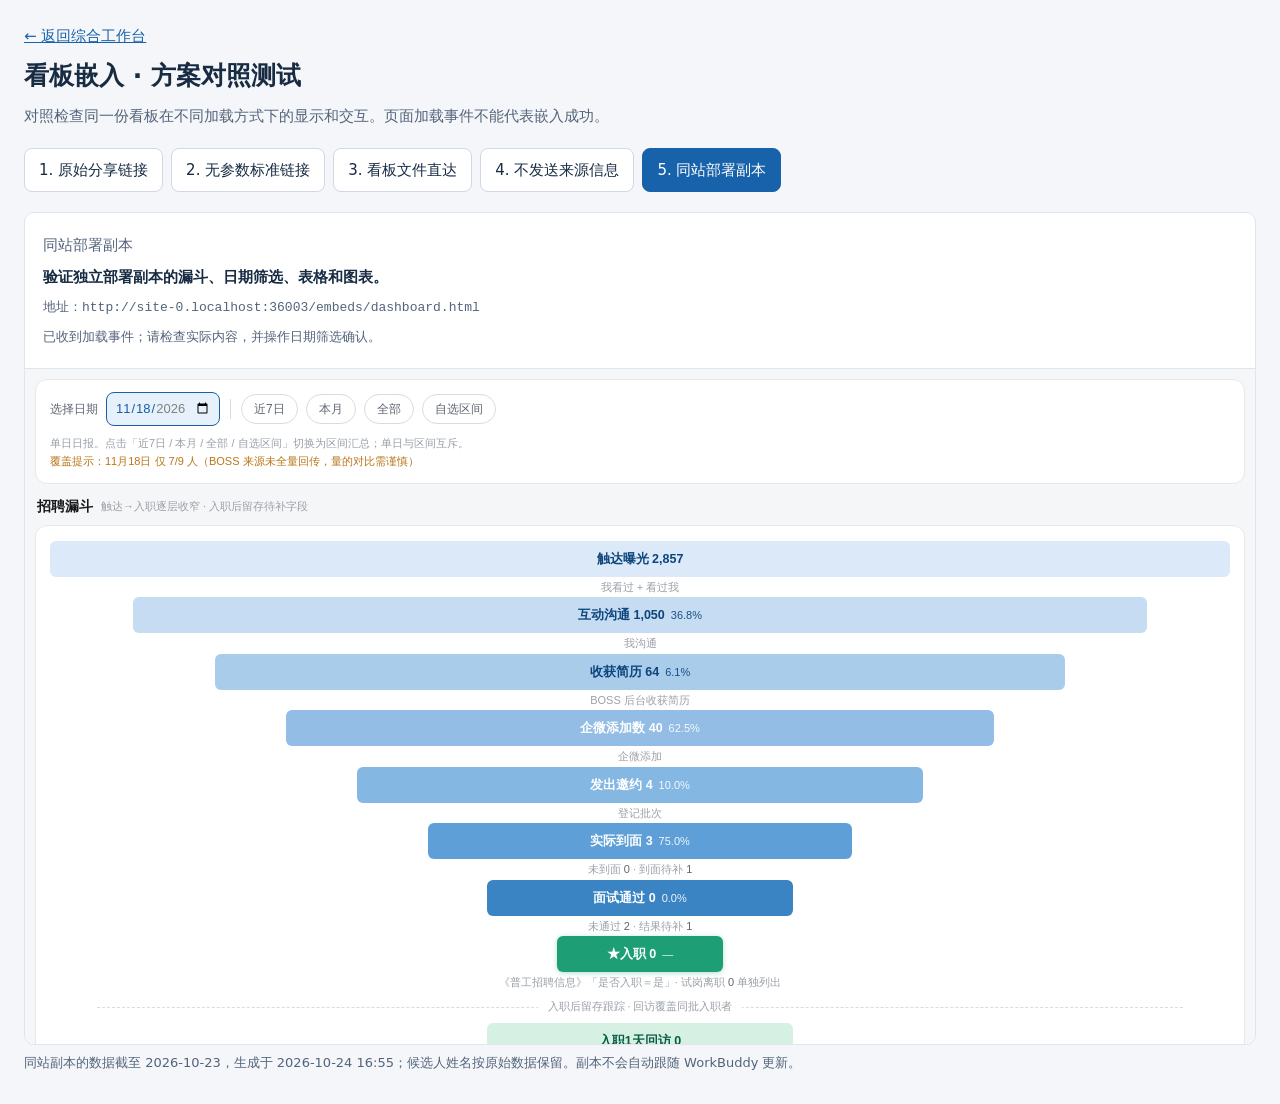
<file: embed-tests.html>
<!doctype html>
<html lang="zh-CN">
<meta charset="utf-8">
<meta name="viewport" content="width=device-width,initial-scale=1">
<title>看板嵌入 · 方案对照测试</title>
<style>
:root{font:15px/1.6 system-ui,"Microsoft YaHei",sans-serif;color:#172b43;background:#f4f6f9}*{box-sizing:border-box}body{margin:0;padding:24px}main{max-width:1600px;margin:auto}h1{font-size:25px;margin:8px 0}p{color:#53647a;margin:8px 0}a{color:#1762aa}nav{display:flex;gap:8px;flex-wrap:wrap;margin:20px 0}button{font:inherit;cursor:pointer;min-height:44px;border:1px solid #ced9e5;background:white;border-radius:8px;padding:9px 14px;color:#172b43}button[aria-pressed=true]{background:#1762aa;border-color:#1762aa;color:white}button:focus-visible,a:focus-visible{outline:3px solid #1762aa;outline-offset:3px}.panel{background:white;border:1px solid #dfe5ed;border-radius:10px;overflow:hidden}.bar{padding:12px 18px;border-bottom:1px solid #dfe5ed}#status{font-size:13px}iframe{display:block;border:0;width:100%;height:75vh;min-height:440px}#expected{font-weight:600;color:#172b43}.note{font-size:13px}code{overflow-wrap:anywhere}@media(max-width:600px){body{padding:14px}h1{font-size:22px}nav button{flex:1 1 140px}}
</style>
<main>
  <a href="./index.html">← 返回综合工作台</a>
  <h1>看板嵌入 · 方案对照测试</h1>
  <p>对照检查同一份看板在不同加载方式下的显示和交互。页面加载事件不能代表嵌入成功。</p>
  <nav aria-label="测试方案">
    <button data-case="share" aria-pressed="false">1. 原始分享链接</button>
    <button data-case="canonical" aria-pressed="false">2. 无参数标准链接</button>
    <button data-case="direct" aria-pressed="false">3. 看板文件直达</button>
    <button data-case="no-referrer" aria-pressed="false">4. 不发送来源信息</button>
    <button data-case="copy" aria-pressed="false">5. 同站部署副本</button>
  </nav>
  <div class="panel">
    <div class="bar"><p id="case-title"></p><p id="expected"></p><p class="note">地址：<code id="address"></code></p><p id="status" role="status"></p></div>
    <div id="frame-host"></div>
  </div>
  <p class="note">同站副本的数据截至 2026-10-23，生成于 2026-10-24 16:55；候选人姓名按原始数据保留。副本不会自动跟随 WorkBuddy 更新。</p>
</main>
<script>
const share = 'https://workbuddy.link/p/TLnwVZuv6cHmuRsWtXp5eK?ext2=copy_link';
const direct = 'https://workbuddy-space-static.codebuddy.work/page/TLnwVZuv6cHmuRsWtXp5eK/5fVfS7kWFdKl/index.html';
const cases = {
  share: {title:'原始分享链接', url:share, note:'验证分享外壳与内部看板是否均可加载。'},
  canonical: {title:'无参数标准链接', url:'https://www.workbuddy.link/p/TLnwVZuv6cHmuRsWtXp5eK', note:'排除链接跳转与分享参数的影响。'},
  direct: {title:'看板文件直达', url:direct, note:'直接嵌入看板文件，排除分享外壳的影响。'},
  'no-referrer': {title:'不发送来源信息', url:direct, note:'对照测试不发送 Referer 的情况；frame-ancestors 仍由浏览器正常检查。', referrerPolicy:'no-referrer'},
  copy: {title:'同站部署副本', url:'./embeds/dashboard.html', note:'验证独立部署副本的漏斗、日期筛选、表格和图表。'}
};
let timer;
function showCase(){
  const key = cases[location.hash.slice(1)] ? location.hash.slice(1) : 'copy';
  const chosen = cases[key];
  document.querySelectorAll('[data-case]').forEach(b=>b.setAttribute('aria-pressed',String(b.dataset.case===key)));
  document.getElementById('case-title').textContent=chosen.title;
  document.getElementById('expected').textContent=chosen.note;
  document.getElementById('address').textContent=new URL(chosen.url,location.href).href;
  const status=document.getElementById('status');
  status.textContent='加载中…';
  clearTimeout(timer);
  const frame=document.createElement('iframe');
  frame.title=chosen.title;
  frame.referrerPolicy=chosen.referrerPolicy || 'strict-origin-when-cross-origin';
  frame.addEventListener('load',()=>{clearTimeout(timer);status.textContent='已收到加载事件；请检查实际内容，并操作日期筛选确认。';});
  frame.src=chosen.url;
  document.getElementById('frame-host').replaceChildren(frame);
  timer=setTimeout(()=>{status.textContent='加载较慢，请检查实际内容。';},18000);
}
document.querySelectorAll('[data-case]').forEach(b=>b.addEventListener('click',()=>{location.hash=b.dataset.case;}));
addEventListener('hashchange',showCase);showCase();
</script>
</html>
</file>
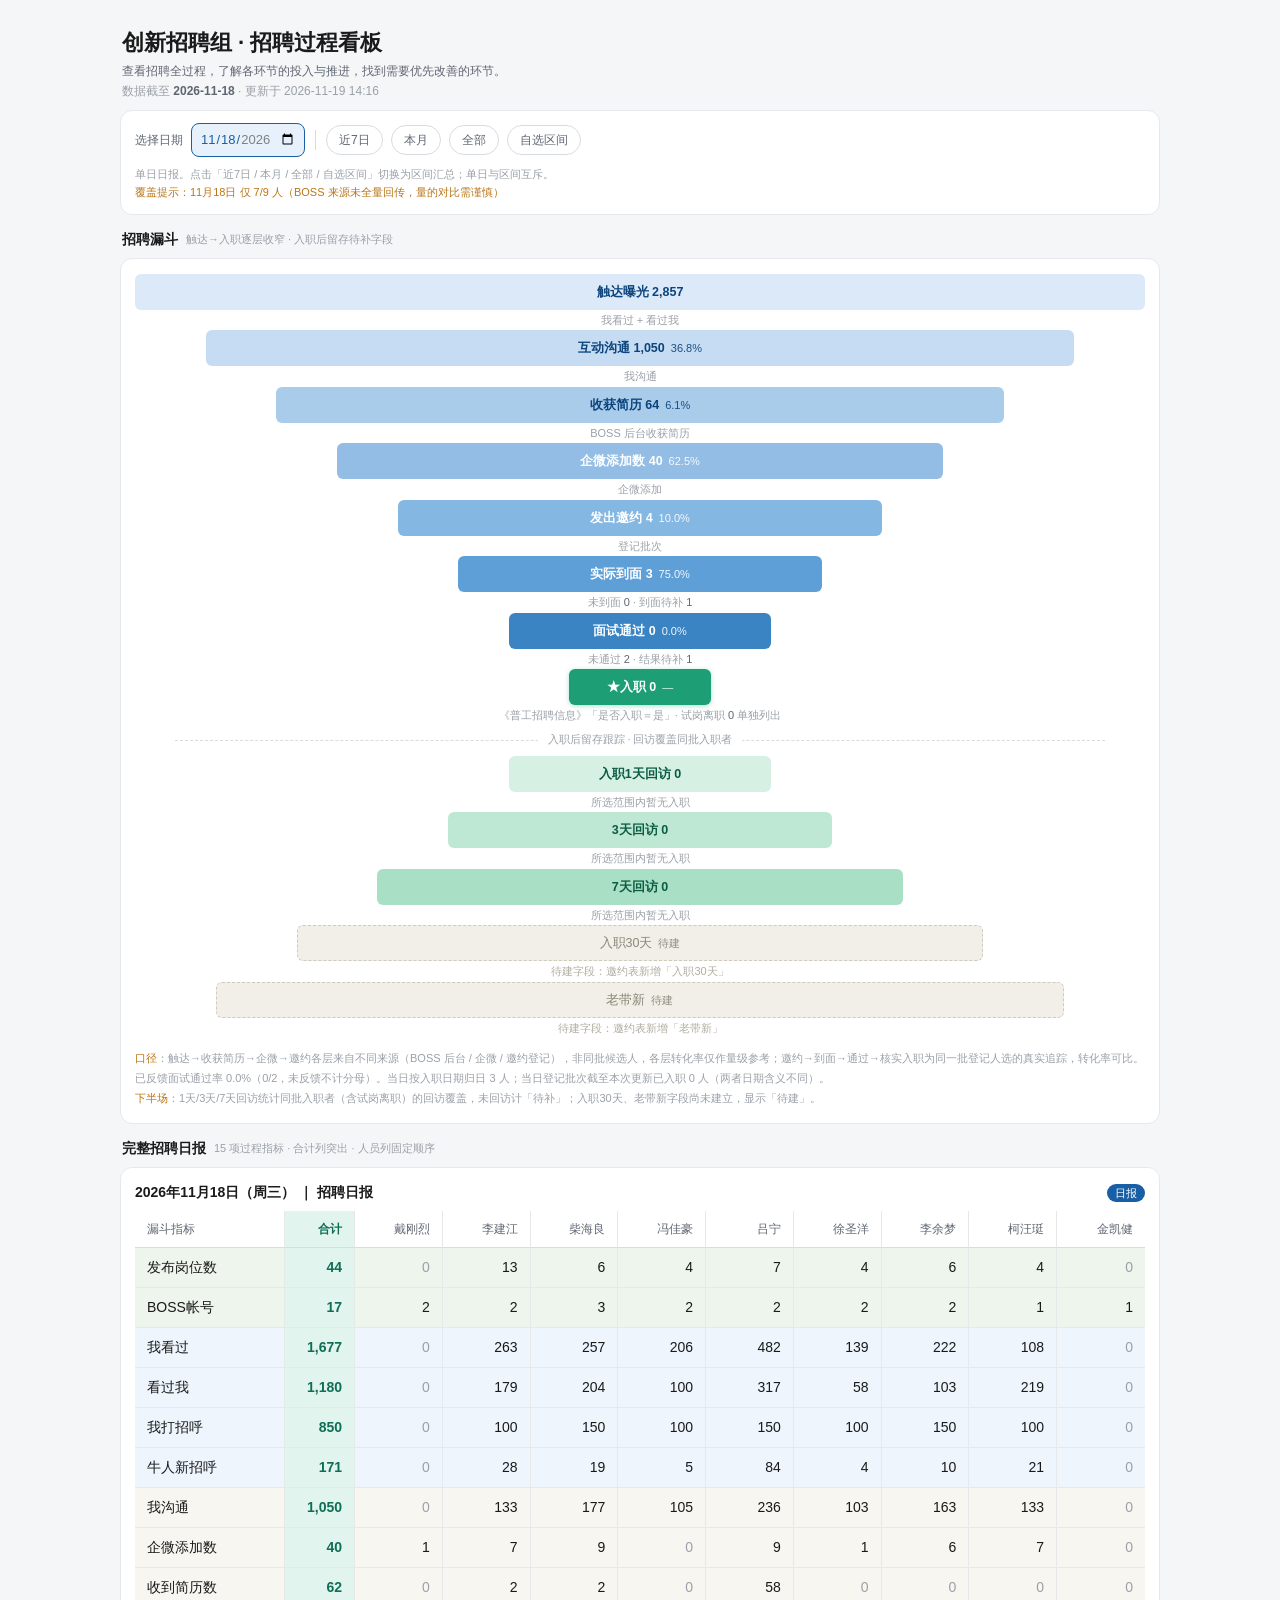
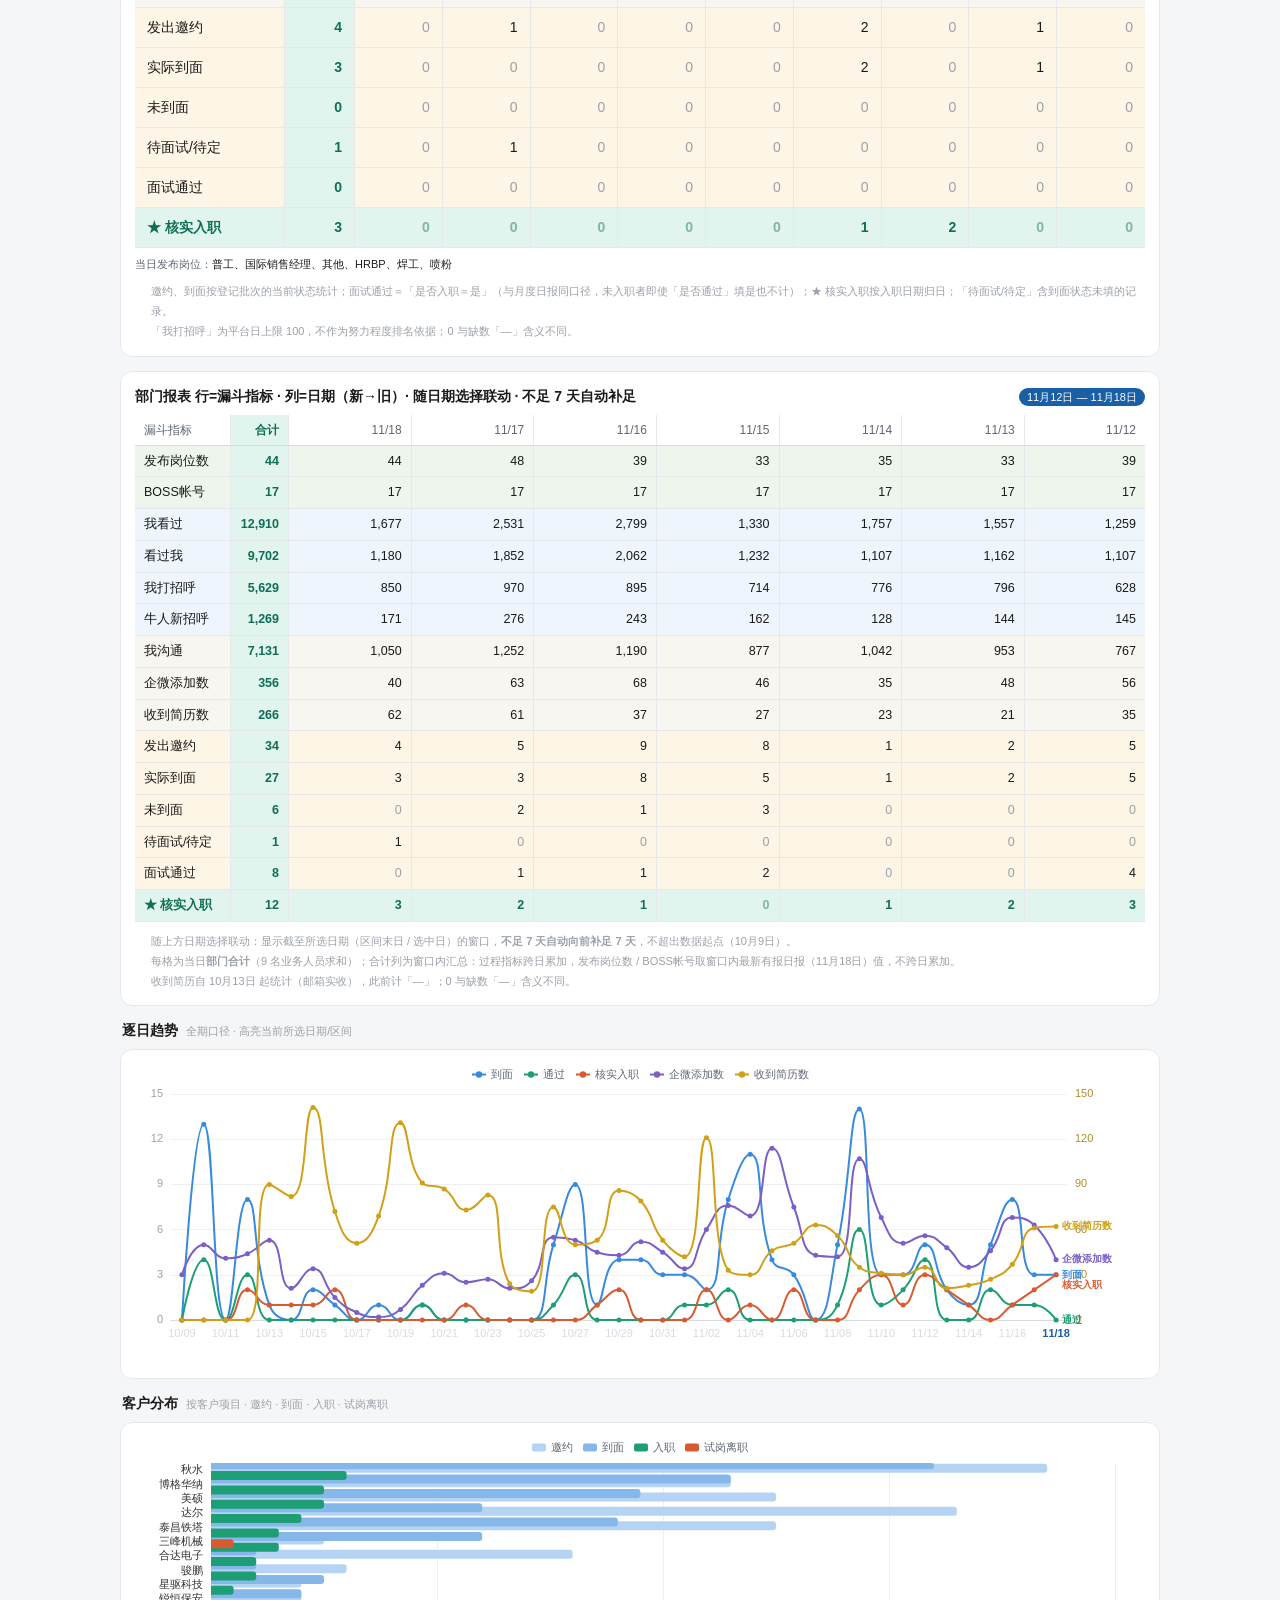
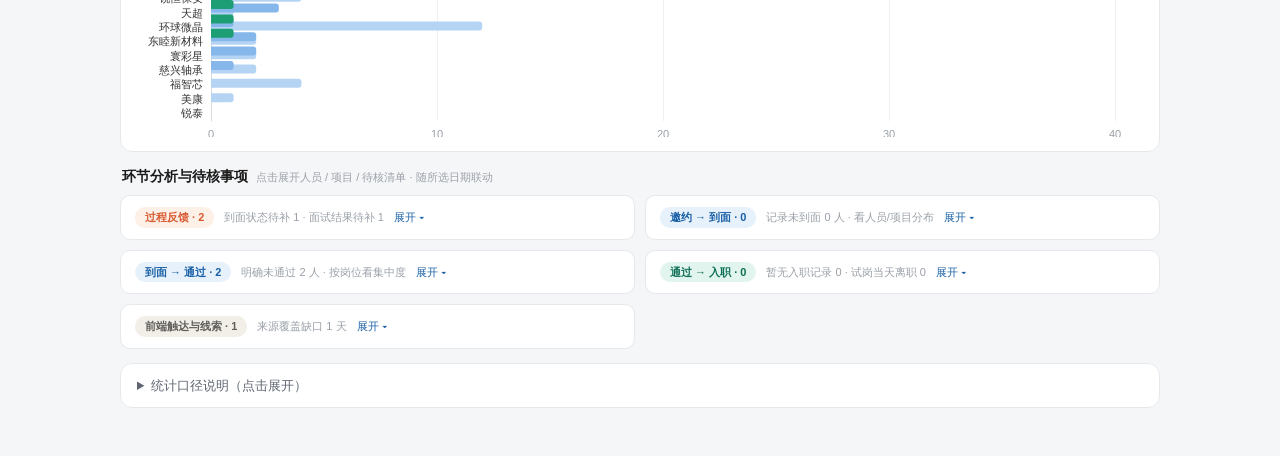
<file: embeds/dashboard.html>
<!DOCTYPE html>
<html lang="zh-CN">
<head>
<meta charset="UTF-8">
<meta name="viewport" content="width=device-width, initial-scale=1.0, viewport-fit=cover">
<title>创新招聘组 · 招聘过程看板</title>
<script src="../assets/echarts.min.js"></script>
<style>
:root{
  --bg:#f5f6f8; --card:#ffffff; --line:#e6e8ec; --line2:#d8dbe0;
  --txt:#1a1a1a; --txt2:#5f6672; --txt3:#9aa0a8;
  --blue:#185fa5; --blue-bg:#e6f1fb;
  --teal:#0f6e56; --teal2:#1d9e75; --teal-bg:#e1f5ee;
  --orange:#d85a30; --amber:#ba7517;
  --g-res:#eef5ec; --g-reach:#eef5fc; --g-comm:#f7f6f1; --g-iv:#fdf6e7; --g-ob:#e1f5ee;
  --radius:12px;
}
*{box-sizing:border-box;margin:0;padding:0}
body{font-family:-apple-system,"PingFang SC","Microsoft YaHei","Segoe UI",sans-serif;background:var(--bg);color:var(--txt);-webkit-font-smoothing:antialiased;line-height:1.5}
.wrap{max-width:1080px;margin:0 auto;padding:16px 12px 44px}
header{padding:2px 2px 10px}
header h1{font-size:19px;font-weight:600}
header .lead{font-size:12px;color:var(--txt2);margin-top:3px}
header .sub{font-size:12px;color:var(--txt3);margin-top:2px}
header .sub b{color:var(--txt2)}
section{margin-bottom:14px}
.sec-title{font-size:14px;font-weight:600;margin:4px 2px 8px;display:flex;align-items:center;gap:8px;flex-wrap:wrap}
.sec-title .hint{font-size:11px;color:var(--txt3);font-weight:400}
.panel{background:var(--card);border:1px solid var(--line);border-radius:var(--radius);padding:14px 14px;overflow:hidden}

/* ---- 区域1 日期选择 ---- */
.datebar{padding:12px 14px}
.datebar .row{display:flex;align-items:center;gap:8px;flex-wrap:wrap}
.dlbl{font-size:12px;color:var(--txt2);flex:none}
.date-wrap{position:relative;display:inline-flex}
.date-wrap input.empty{color:transparent}
.date-wrap input.empty::-webkit-datetime-edit{color:transparent}
.date-wrap .ph{position:absolute;left:8px;top:50%;transform:translateY(-50%);font-size:13px;color:var(--txt3);pointer-events:none;white-space:nowrap}
.date-wrap input:not(.empty) ~ .ph{display:none}
.date-wrap input:focus ~ .ph{display:none}
input[type=date]{font:inherit;font-size:13px;padding:5px 8px;border:1px solid var(--line2);border-radius:8px;background:#fff;color:var(--txt)}
input[type=date].on{border-color:var(--blue);background:var(--blue-bg);color:var(--blue)}
.chip{font:inherit;font-size:12px;padding:5px 12px;border:1px solid var(--line2);border-radius:16px;background:#fff;color:var(--txt2);cursor:pointer}
.chip.on{border-color:var(--blue);background:var(--blue-bg);color:var(--blue);font-weight:500}
.chip.teal.on{border-color:var(--teal2);background:var(--teal-bg);color:var(--teal)}
.sep{width:1px;height:20px;background:var(--line2);flex:none;margin:0 2px}
.custom-row{display:flex;align-items:center;gap:8px;margin-top:10px;font-size:12px;color:var(--txt2);flex-wrap:wrap}
.custom-row[hidden]{display:none}
.btn-ok{font:inherit;font-size:12px;padding:5px 14px;border:1px solid var(--teal2);border-radius:16px;background:var(--teal-bg);color:var(--teal);cursor:pointer;font-weight:500}
.date-note{font-size:11px;color:var(--txt3);margin-top:8px;line-height:1.7}
.date-note b{color:var(--amber);font-weight:500}

/* ---- 区域2 日报主表 ---- */
.rep-head{display:flex;align-items:baseline;justify-content:space-between;gap:10px;flex-wrap:wrap;margin-bottom:8px}
.rep-title{font-size:14px;font-weight:600}
.rep-tag{font-size:11px;color:#fff;background:var(--blue);padding:1px 8px;border-radius:9px}
.no-report{background:#fdf6e7;border:1px solid #f0ddb0;border-radius:10px;padding:14px 16px;font-size:13px;color:var(--amber);margin-bottom:10px}
.tbl-scroll{overflow-x:auto;-webkit-overflow-scrolling:touch}
.tbl-hint{font-size:11px;color:var(--txt3);text-align:right;margin:0 2px 4px}
.tbl-hint[hidden]{display:none}
table.rep{border-collapse:separate;border-spacing:0;font-size:14px;table-layout:fixed;width:100%}
table.rep th,table.rep td{padding:9px 12px;text-align:right;white-space:nowrap;border-bottom:1px solid var(--line);border-right:1px solid var(--line)}
table.rep th:last-child,table.rep td:last-child{border-right:none}
table.rep th:first-child,table.rep td:first-child{text-align:left;position:sticky;left:0;z-index:2;background:#fff;width:150px;font-weight:500}
table.rep th.sumc,table.rep td.sumc{position:sticky;left:150px;z-index:2;background:var(--teal-bg);color:var(--teal);font-weight:600;width:70px}
table.rep thead th{font-size:12px;color:var(--txt2);font-weight:500;border-bottom:1px solid var(--line2);position:sticky;top:0;z-index:3;background:#fff}
table.rep thead th:first-child{z-index:4}
table.rep thead th.sumc{z-index:4}
/* ---- 部门报表（转置：行=指标 · 列=日期） ---- */
table.rep2{table-layout:auto}
table.rep2 th,table.rep2 td{padding:6px 9px;font-size:12.5px}
table.rep2 th:first-child,table.rep2 td:first-child{width:96px}
table.rep2 th.sumc,table.rep2 td.sumc{left:var(--sumL,96px);width:58px}
table.rep2 thead th{white-space:nowrap}
tr.res td:not(.sumc){background:var(--g-res)}
tr.reach td:not(.sumc){background:var(--g-reach)}
tr.comm td:not(.sumc){background:var(--g-comm)}
tr.iv td:not(.sumc){background:var(--g-iv)}
tr.ob td:not(.sumc){background:var(--g-ob);color:var(--teal);font-weight:600}
td.zero{color:var(--txt3)}
td.dash{color:var(--txt3)}
tr.ob td.zero{color:#7fb5a4}
.rep-notes{font-size:11px;color:var(--txt3);margin-top:10px;line-height:1.8}
.rep-notes li{margin-left:16px}
.pos-line{font-size:11px;color:var(--txt2);margin-top:8px}
.pos-line b{font-weight:500;color:var(--txt)}

/* ---- 图表 ---- */
.chart{width:100%;height:270px}

/* ---- 区域3 招聘漏斗（沙漏型） ---- */
.hg{display:flex;flex-direction:column;align-items:stretch}
.hg-layer{display:flex;flex-direction:column;align-items:center;margin:1px 0}
.hg-bar{height:36px;border-radius:6px;display:flex;align-items:center;justify-content:center;gap:6px;font-size:12.5px;font-weight:600;white-space:nowrap;padding:0 8px;min-width:max-content}
.hg-bar .bn{white-space:nowrap}
.hg-bar .bp{font-size:11px;opacity:.92;font-weight:400}
.hg-side{font-size:11px;color:var(--txt3);text-align:center;margin:2px 0 0;line-height:1.5;max-width:94%}
.hg-side b{color:var(--txt2);font-weight:500}
.hg-gap{height:24px;position:relative;margin:3px 0;display:flex;align-items:center;justify-content:center}
.hg-gap .line{position:absolute;left:4%;right:4%;top:50%;border-top:1px dashed var(--line2)}
.hg-gap .gt{position:relative;background:var(--card);padding:0 10px;font-size:10.5px;color:var(--txt3);white-space:nowrap}
.hg-waist .hg-bar{background:var(--teal2);color:#fff;box-shadow:0 1px 5px rgba(29,158,117,.35)}
.hg-waist .hg-bar .bp{color:#eafff5}
.hg-shell .hg-bar{background:#f1efe8;color:#8a8678;border:1px dashed #cfcabb;font-weight:500}
.hg-shell .hg-side{color:#b0ada0}
.hg-shell .hg-side b{color:#8a8678;font-weight:400}
.hg-note{font-size:11px;color:var(--txt3);margin-top:12px;line-height:1.8;text-align:left}
.hg-note b{color:var(--amber);font-weight:500}

/* ---- 区域4 环节分析 ---- */
.stages-grid{display:grid;grid-template-columns:1fr;gap:10px}
details.stage{background:var(--card);border:1px solid var(--line);border-radius:10px;overflow:hidden}
details.stage[open]{border-color:var(--blue)}
details.stage summary{list-style:none;cursor:pointer;padding:11px 14px;display:flex;align-items:center;gap:10px;flex-wrap:wrap}
details.stage summary::-webkit-details-marker{display:none}
.s-badge{font-size:11px;font-weight:600;padding:2px 10px;border-radius:10px;flex:none}
.s-badge.warn{background:#fdf0e7;color:var(--orange)}
.s-badge.info{background:var(--blue-bg);color:var(--blue)}
.s-badge.ok{background:var(--teal-bg);color:var(--teal)}
.s-badge.gray{background:#f1efe8;color:#5f5e5a}
.s-name{font-size:13px;font-weight:500;flex:1;min-width:120px}
.s-desc{font-size:11px;color:var(--txt3)}
.s-act{font-size:11px;color:var(--blue);flex:none}
.stage-body{border-top:1px solid var(--line);padding:10px 14px}
.stage-body .tip{font-size:11px;color:var(--txt3);margin-bottom:8px;line-height:1.7}
.s-list{font-size:12px}
.s-list .it{display:flex;gap:8px;align-items:baseline;padding:5px 0;border-bottom:1px dashed var(--line);flex-wrap:wrap}
.s-list .it:last-child{border-bottom:none}
.s-list .nm{font-weight:500;flex:none}
.s-list .meta{color:var(--txt3);font-size:11px}
.s-list .tag{font-size:10px;padding:0 7px;border-radius:8px;background:#f1efe8;color:#5f5e5a;flex:none}
.s-list .tag.hot{background:#fdf0e7;color:var(--orange)}
.s-empty{font-size:12px;color:var(--txt3)}

/* ---- 口径与健康度 ---- */
details.notes{background:var(--card);border:1px solid var(--line);border-radius:var(--radius);padding:12px 16px}
details.notes summary{cursor:pointer;font-size:13px;color:var(--txt2);font-weight:500}
details.notes ol{margin:10px 0 0 18px;font-size:11px;color:var(--txt3);line-height:1.9}
.health{margin-top:14px;padding-top:12px;border-top:1px solid var(--line)}
.health h4{font-size:12px;color:var(--txt2);font-weight:500;margin-bottom:8px}
.health .rows{display:flex;flex-wrap:wrap;gap:6px 14px}
.health .h-item{font-size:11px;color:var(--txt2)}
.health .h-item b{color:var(--txt);font-weight:600}
.health .h-item.stale b{color:var(--amber)}

/* ---- 桌面 ---- */
@media(min-width:768px){
  .wrap{padding:24px 20px 48px}
  header h1{font-size:22px}
  .stages-grid{grid-template-columns:1fr 1fr}
  .chart{height:300px}
}
@media(max-width:767px){
  table.rep{width:412px;font-size:13px}
  table.rep th,table.rep td{padding:5px 6px}
  table.rep th:first-child,table.rep td:first-child{width:88px}
  table.rep th.sumc,table.rep td.sumc{left:88px;width:52px}
  table.rep2{width:auto}
  table.rep2 th,table.rep2 td{padding:4px 5px;font-size:11px}
  table.rep2 th:first-child,table.rep2 td:first-child{width:80px}
  table.rep2 th.sumc,table.rep2 td.sumc{left:var(--sumL,80px);width:50px}
  .hg-bar{height:32px;font-size:12px}
  .hg-gap .gt{font-size:10px;padding:0 8px}
}
</style>

<style>
  body.embed header{display:none}
  body.embed .wrap{padding:10px 10px 28px;max-width:100%}
  body.embed section{margin-bottom:12px}
</style>
<script>
  document.addEventListener('DOMContentLoaded',function(){
    if(window.self!==window.top)document.body.classList.add('embed');
  });
</script>
</head>
<body>
<div class="wrap">
  <header>
    <h1>创新招聘组 · 招聘过程看板</h1>
    <div class="lead">查看招聘全过程，了解各环节的投入与推进，找到需要优先改善的环节。</div>
    <div class="sub">数据截至 <b id="hdr-to">—</b> · 更新于 <span id="hdr-gen">—</span></div>
  </header>

  <!-- 区域1 日期选择 -->
  <section>
    <div class="panel datebar">
      <div class="row">
        <span class="dlbl">选择日期</span>
        <span class="date-wrap">
          <input type="date" id="daypick">
          <span class="ph">请选择日期</span>
        </span>
        <span class="sep"></span>
        <button class="chip rng" data-r="7d">近7日</button>
        <button class="chip rng" data-r="month">本月</button>
        <button class="chip rng" data-r="all">全部</button>
        <button class="chip rng" data-r="custom" id="btn-custom">自选区间</button>
      </div>
      <div class="custom-row" id="custom-row" hidden>
        <span>开始</span><input type="date" id="from-pick">
        <span>结束</span><input type="date" id="to-pick">
        <button class="btn-ok" id="btn-apply">确认区间</button>
      </div>
      <div class="date-note" id="date-note"></div>
    </div>
  </section>

  <!-- 区域2 招聘漏斗（沙漏型） -->
  <section>
    <div class="sec-title">招聘漏斗 <span class="hint">触达→入职逐层收窄 · 入职后留存待补字段</span></div>
    <div class="panel">
      <div class="hg" id="hourglass"></div>
      <div class="hg-note" id="hg-note"></div>
    </div>
  </section>

  <!-- 区域3 完整招聘日报 -->
  <section>
    <div class="sec-title">完整招聘日报 <span class="hint">15 项过程指标 · 合计列突出 · 人员列固定顺序</span></div>
    <div class="panel">
      <div class="rep-head">
        <span class="rep-title" id="rep-title">—</span>
        <span class="rep-tag" id="rep-tag">日报</span>
      </div>
      <div id="no-report" class="no-report" hidden></div>
      <div class="tbl-hint" id="tbl-hint" hidden>← 左右滑动查看全部人员 →</div>
      <div class="tbl-scroll" id="tbl-wrap">
        <table class="rep">
          <thead><tr id="thead-row"></tr></thead>
          <tbody id="tbody"></tbody>
        </table>
      </div>
      <div class="pos-line" id="pos-line"></div>
      <ul class="rep-notes" id="rep-notes" style="list-style:none"></ul>
    </div>

    <div class="panel" style="margin-top:14px">
      <div class="rep-head">
        <span class="rep-title">部门报表 <span class="hint">行=漏斗指标 · 列=日期（新→旧）· 随日期选择联动 · 不足 7 天自动补足</span></span>
        <span class="rep-tag" id="dept-title">—</span>
      </div>
      <div class="tbl-hint" id="dept-hint" hidden>← 左右滑动查看全部日期 →</div>
      <div class="tbl-scroll" id="dept-wrap">
        <table class="rep rep2">
          <thead><tr id="dept-head"></tr></thead>
          <tbody id="dept-body"></tbody>
        </table>
      </div>
      <ul class="rep-notes" id="dept-notes" style="list-style:none"></ul>
    </div>
  </section>

  <!-- 图表（逐日趋势 + 客户分布） -->
  <section class="grid-charts" style="margin-bottom:14px">
    <div class="sec-title">逐日趋势 <span class="hint">全期口径 · 高亮当前所选日期/区间</span></div>
    <div class="panel"><div class="chart" id="trend"></div></div>
    <div class="sec-title" style="margin-top:14px">客户分布 <span class="hint">按客户项目 · 邀约 · 到面 · 入职 · 试岗离职</span></div>
    <div class="panel"><div class="chart" id="cli"></div></div>
  </section>

  <!-- 区域4 环节分析与待核事项 -->
  <section>
    <div class="sec-title">环节分析与待核事项 <span class="hint">点击展开人员 / 项目 / 待核清单 · 随所选日期联动</span></div>
    <div class="stages-grid" id="stages"></div>
  </section>

  <!-- 口径 -->
  <details class="notes">
    <summary>统计口径说明（点击展开）</summary>
    <ol id="notes"></ol>
    <div class="health">
      <h4>数据健康度（各源表最新日期）</h4>
      <div class="rows" id="health"></div>
    </div>
  </details>
</div>

<script>
window.__DATA__ = {"meta": {"generated_at": "2026-11-19 14:16", "latest_report": "2026-11-18", "first_day": "2026-10-09", "range": {"from": "2026-10-09", "to": "2026-11-18"}, "people": ["戴刚烈", "李建江", "柴海良", "冯佳豪", "吕宁", "徐圣洋", "李余梦", "柯汪珽", "金凯健"], "rcv_start": "2026-10-13", "health": {"boss": "2026-11-18", "resume": "2026-11-18", "wecom": "2026-11-19", "invite": "2026-11-19", "onboard": "2026-11-19"}, "snapshot": {"dir": "C:\\Users\\A1\\.workbuddy\\skills\\recruit-daily-pipeline\\outputs\\wecom_snapshot\\2026-11-19", "taken": "2026-11-19"}, "wecom_source": {"2026-11-08": {"戴刚烈": "detail", "李建江": "detail", "柴海良": "detail", "冯佳豪": "detail", "吕宁": "detail", "徐圣洋": "dashboard", "李余梦": "detail", "柯汪珽": "dashboard", "金凯健": "detail"}, "2026-11-09": {"戴刚烈": "detail", "李建江": "detail", "柴海良": "detail", "冯佳豪": "detail", "吕宁": "detail", "徐圣洋": "detail", "李余梦": "detail", "柯汪珽": "detail", "金凯健": "detail"}, "2026-11-18": {"戴刚烈": "detail", "李建江": "detail", "柴海良": "detail", "冯佳豪": "sheet", "吕宁": "detail", "徐圣洋": "detail", "李余梦": "detail", "柯汪珽": "detail", "金凯健": "sheet"}, "2026-11-17": {"戴刚烈": "sheet", "李建江": "detail", "柴海良": "detail", "冯佳豪": "detail", "吕宁": "detail", "徐圣洋": "detail", "李余梦": "detail", "柯汪珽": "detail", "金凯健": "detail"}, "2026-11-16": {"戴刚烈": "sheet", "李建江": "detail", "柴海良": "detail", "冯佳豪": "detail", "吕宁": "detail", "徐圣洋": "detail", "李余梦": "detail", "柯汪珽": "detail", "金凯健": "detail"}, "2026-11-14": {"戴刚烈": "sheet", "李建江": "detail", "柴海良": "detail", "冯佳豪": "detail", "吕宁": "detail", "徐圣洋": "detail", "李余梦": "detail", "柯汪珽": "detail", "金凯健": "detail"}, "2026-11-13": {"戴刚烈": "detail", "李建江": "detail", "柴海良": "detail", "冯佳豪": "detail", "吕宁": "detail", "徐圣洋": "detail", "李余梦": "detail", "柯汪珽": "detail", "金凯健": "detail"}, "2026-11-12": {"戴刚烈": "detail", "李建江": "detail", "柴海良": "detail", "冯佳豪": "detail", "吕宁": "detail", "徐圣洋": "detail", "李余梦": "detail", "柯汪珽": "detail", "金凯健": "detail"}, "2026-11-11": {"戴刚烈": "detail", "李建江": "detail", "柴海良": "detail", "冯佳豪": "detail", "吕宁": "detail", "徐圣洋": "detail", "李余梦": "detail", "柯汪珽": "detail", "金凯健": "detail"}, "2026-11-10": {"戴刚烈": "detail", "李建江": "detail", "柴海良": "detail", "冯佳豪": "detail", "吕宁": "detail", "徐圣洋": "detail", "李余梦": "detail", "柯汪珽": "detail", "金凯健": "detail"}, "2026-11-15": {"戴刚烈": "sheet", "李建江": "detail", "柴海良": "sheet", "冯佳豪": "detail", "吕宁": "detail", "徐圣洋": "detail", "李余梦": "detail", "柯汪珽": "detail", "金凯健": "detail"}}}, "daily": {"2026-10-09": {"metrics": {"发布岗位数": [2, 4, 3, 3, 3, 0, 0, 0, 0], "BOSS帐号": [2, 2, 3, 2, 2, 2, 2, 1, 1], "我看过": [11, 11, 140, 0, 1, 0, 0, 0, 0], "看过我": [42, 117, 434, 0, 170, 0, 0, 0, 0], "我打招呼": [31, 0, 50, 0, 9, 0, 0, 0, 0], "牛人新招呼": [9, 18, 48, 0, 13, 0, 0, 0, 0], "我沟通": [38, 18, 88, 0, 12, 0, 0, 0, 0], "企微添加数": [2, 11, 16, 1, 0, 0, 0, 0, 0], "收到简历数": null, "发出邀约": [0, 0, 0, 0, 0, 0, 0, 0, 0], "实际到面": [0, 0, 0, 0, 0, 0, 0, 0, 0], "未到面": [0, 0, 0, 0, 0, 0, 0, 0, 0], "待面试/待定": [0, 0, 0, 0, 0, 0, 0, 0, 0], "面试通过": [0, 0, 0, 0, 0, 0, 0, 0, 0], "核实入职": [0, 0, 0, 0, 0, 0, 0, 0, 0], "收获简历": [0, 0, 0, 0, 0, 0, 0, 0, 0]}, "positions": ["检验员", "普工", "半导体普工"], "covered": 5, "has_report": true}, "2026-10-10": {"metrics": {"发布岗位数": [5, 4, 5, 3, 3, 0, 0, 0, 0], "BOSS帐号": [2, 2, 3, 2, 2, 2, 2, 1, 1], "我看过": [9, 528, 161, 8, 41, 0, 0, 0, 0], "看过我": [155, 423, 610, 100, 268, 0, 0, 0, 0], "我打招呼": [0, 100, 144, 6, 46, 0, 0, 0, 0], "牛人新招呼": [20, 50, 88, 10, 29, 0, 0, 0, 0], "我沟通": [21, 147, 211, 9, 71, 0, 0, 0, 0], "企微添加数": [3, 19, 22, 6, 0, 0, 0, 0, 0], "收到简历数": null, "发出邀约": [2, 2, 5, 2, 5, 0, 0, 0, 0], "实际到面": [2, 1, 3, 2, 5, 0, 0, 0, 0], "未到面": [0, 1, 2, 0, 0, 0, 0, 0, 0], "待面试/待定": [0, 0, 0, 0, 0, 0, 0, 0, 0], "面试通过": [0, 1, 1, 1, 1, 0, 0, 0, 0], "核实入职": [0, 0, 0, 0, 0, 0, 0, 0, 0], "收获简历": [0, 0, 0, 0, 0, 0, 0, 0, 0]}, "positions": ["检验员", "半导体普工", "普工"], "covered": 5, "has_report": true}, "2026-10-11": {"metrics": {"发布岗位数": [5, 5, 4, 3, 2, 0, 0, 0, 0], "BOSS帐号": [2, 2, 3, 2, 2, 2, 2, 1, 1], "我看过": [117, 412, 189, 65, 52, 0, 0, 0, 0], "看过我": [168, 290, 435, 100, 63, 0, 0, 0, 0], "我打招呼": [100, 100, 50, 19, 31, 0, 0, 0, 0], "牛人新招呼": [20, 33, 44, 8, 1, 0, 0, 0, 0], "我沟通": [123, 139, 96, 24, 32, 0, 0, 0, 0], "企微添加数": [0, 21, 18, 2, 0, 0, 0, 0, 0], "收到简历数": null, "发出邀约": [0, 0, 0, 0, 0, 0, 0, 0, 0], "实际到面": [0, 0, 0, 0, 0, 0, 0, 0, 0], "未到面": [0, 0, 0, 0, 0, 0, 0, 0, 0], "待面试/待定": [0, 0, 0, 0, 0, 0, 0, 0, 0], "面试通过": [0, 0, 0, 0, 0, 0, 0, 0, 0], "核实入职": [0, 0, 0, 0, 0, 0, 0, 0, 0], "收获简历": [0, 0, 0, 0, 0, 0, 0, 0, 0]}, "positions": ["半导体普工", "检验员"], "covered": 5, "has_report": true}, "2026-10-12": {"metrics": {"发布岗位数": [4, 8, 4, 4, 2, 0, 0, 0, 0], "BOSS帐号": [2, 2, 3, 2, 2, 2, 2, 1, 1], "我看过": [184, 167, 367, 67, 27, 0, 0, 0, 0], "看过我": [210, 351, 336, 170, 88, 0, 0, 0, 0], "我打招呼": [100, 100, 94, 39, 49, 0, 0, 0, 0], "牛人新招呼": [23, 38, 53, 15, 10, 0, 0, 0, 0], "我沟通": [125, 138, 128, 48, 55, 0, 0, 0, 0], "企微添加数": [6, 23, 6, 4, 5, 0, 0, 0, 0], "收到简历数": null, "发出邀约": [0, 5, 5, 2, 4, 0, 0, 0, 0], "实际到面": [0, 1, 3, 2, 2, 0, 0, 0, 0], "未到面": [0, 3, 0, 0, 0, 0, 0, 0, 0], "待面试/待定": [0, 1, 2, 0, 2, 0, 0, 0, 0], "面试通过": [0, 1, 0, 2, 0, 0, 0, 0, 0], "核实入职": [0, 1, 1, 0, 0, 0, 0, 0, 0], "收获简历": [0, 0, 0, 0, 0, 0, 0, 0, 0]}, "positions": ["检验员", "半导体普工", "仓管员"], "covered": 5, "has_report": true}, "2026-10-13": {"metrics": {"发布岗位数": [6, 5, 4, 4, 2, 0, 0, 0, 0], "BOSS帐号": [2, 2, 3, 2, 2, 2, 2, 1, 1], "我看过": [6, 338, 54, 24, 13, 0, 0, 0, 0], "看过我": [782, 288, 455, 273, 138, 0, 0, 0, 0], "我打招呼": [100, 100, 26, 21, 17, 0, 0, 0, 0], "牛人新招呼": [148, 36, 72, 32, 27, 0, 0, 0, 0], "我沟通": [220, 130, 59, 32, 24, 0, 0, 0, 0], "企微添加数": [21, 13, 11, 6, 2, 0, 0, 0, 0], "收到简历数": [63, 11, 5, 7, 4, 0, 0, 0, 0], "发出邀约": [0, 1, 0, 1, 0, 0, 0, 0, 0], "实际到面": [0, 1, 0, 0, 0, 0, 0, 0, 0], "未到面": [0, 0, 0, 1, 0, 0, 0, 0, 0], "待面试/待定": [0, 0, 0, 0, 0, 0, 0, 0, 0], "面试通过": [0, 0, 0, 0, 0, 0, 0, 0, 0], "核实入职": [0, 1, 0, 0, 0, 0, 0, 0, 0], "收获简历": [63, 11, 4, 7, 4, 0, 0, 0, 0]}, "positions": ["检验员", "仓管员", "半导体普工"], "covered": 5, "has_report": true}, "2026-10-14": {"metrics": {"发布岗位数": [6, 7, 4, 4, 2, 0, 0, 0, 0], "BOSS帐号": [2, 2, 3, 2, 2, 2, 2, 1, 1], "我看过": [3, 155, 105, 52, 28, 0, 0, 0, 0], "看过我": [567, 211, 325, 171, 88, 0, 0, 0, 0], "我打招呼": [100, 100, 88, 32, 16, 0, 0, 0, 0], "牛人新招呼": [106, 35, 28, 19, 18, 0, 0, 0, 0], "我沟通": [230, 130, 108, 43, 23, 0, 0, 0, 0], "企微添加数": [9, 5, 3, 3, 1, 0, 0, 0, 0], "收到简历数": [72, 6, 0, 3, 1, 0, 0, 0, 0], "发出邀约": [1, 0, 0, 0, 0, 0, 0, 0, 0], "实际到面": [0, 0, 0, 0, 0, 0, 0, 0, 0], "未到面": [0, 0, 0, 0, 0, 0, 0, 0, 0], "待面试/待定": [1, 0, 0, 0, 0, 0, 0, 0, 0], "面试通过": [0, 0, 0, 0, 0, 0, 0, 0, 0], "核实入职": [0, 0, 0, 0, 1, 0, 0, 0, 0], "收获简历": [72, 5, 0, 2, 1, 0, 0, 0, 0]}, "positions": ["国际销售经理", "仓管员", "检验员", "半导体普工"], "covered": 5, "has_report": true}, "2026-10-15": {"metrics": {"发布岗位数": [2, 6, 4, 4, 2, 0, 0, 0, 0], "BOSS帐号": [2, 2, 3, 2, 2, 2, 2, 1, 1], "我看过": [58, 77, 30, 138, 81, 0, 0, 0, 0], "看过我": [473, 233, 395, 175, 122, 0, 0, 0, 0], "我打招呼": [100, 13, 2, 57, 32, 0, 0, 0, 0], "牛人新招呼": [88, 28, 89, 18, 16, 0, 0, 0, 0], "我沟通": [219, 41, 67, 66, 44, 0, 0, 0, 0], "企微添加数": [14, 6, 5, 4, 5, 0, 0, 0, 0], "收到简历数": [86, 3, 39, 6, 7, 0, 0, 0, 0], "发出邀约": [0, 2, 1, 1, 0, 0, 0, 0, 0], "实际到面": [0, 1, 0, 1, 0, 0, 0, 0, 0], "未到面": [0, 0, 0, 0, 0, 0, 0, 0, 0], "待面试/待定": [0, 1, 1, 0, 0, 0, 0, 0, 0], "面试通过": [0, 0, 0, 0, 0, 0, 0, 0, 0], "核实入职": [0, 0, 0, 1, 0, 0, 0, 0, 0], "收获简历": [86, 3, 39, 6, 7, 0, 0, 0, 0]}, "positions": ["仓管员", "国际销售经理", "检验员"], "covered": 5, "has_report": true}, "2026-10-16": {"metrics": {"发布岗位数": [4, 6, 4, 4, 2, 0, 0, 0, 0], "BOSS帐号": [2, 2, 3, 2, 2, 2, 2, 1, 1], "我看过": [69, 44, 57, 84, 115, 0, 0, 0, 0], "看过我": [401, 81, 245, 128, 77, 0, 0, 0, 0], "我打招呼": [100, 50, 39, 62, 34, 0, 0, 0, 0], "牛人新招呼": [93, 3, 38, 14, 21, 0, 0, 0, 0], "我沟通": [227, 54, 87, 73, 50, 0, 0, 0, 0], "企微添加数": [5, 1, 1, 6, 2, 0, 0, 0, 0], "收到简历数": [49, 0, 10, 3, 10, 0, 0, 0, 0], "发出邀约": [0, 0, 0, 0, 1, 0, 0, 0, 0], "实际到面": [0, 0, 0, 0, 1, 0, 0, 0, 0], "未到面": [0, 0, 0, 0, 0, 0, 0, 0, 0], "待面试/待定": [0, 0, 0, 0, 0, 0, 0, 0, 0], "面试通过": [0, 0, 0, 0, 0, 0, 0, 0, 0], "核实入职": [0, 0, 0, 2, 0, 0, 0, 0, 0], "收获简历": [49, 0, 10, 3, 10, 0, 0, 0, 0]}, "positions": ["国际销售经理", "仓管员", "检验员"], "covered": 5, "has_report": true}, "2026-10-17": {"metrics": {"发布岗位数": [4, 0, 0, 0, 0, 0, 0, 0, 0], "BOSS帐号": [2, 2, 3, 2, 2, 2, 2, 1, 1], "我看过": [57, 0, 0, 0, 0, 0, 0, 0, 0], "看过我": [306, 0, 0, 0, 0, 0, 0, 0, 0], "我打招呼": [100, 0, 0, 0, 0, 0, 0, 0, 0], "牛人新招呼": [71, 0, 0, 0, 0, 0, 0, 0, 0], "我沟通": [213, 0, 0, 0, 0, 0, 0, 0, 0], "企微添加数": [2, 2, 1, 0, 0, 0, 0, 0, 0], "收到简历数": [48, 0, 3, 0, 0, 0, 0, 0, 0], "发出邀约": [0, 0, 0, 0, 0, 0, 0, 0, 0], "实际到面": [0, 0, 0, 0, 0, 0, 0, 0, 0], "未到面": [0, 0, 0, 0, 0, 0, 0, 0, 0], "待面试/待定": [0, 0, 0, 0, 0, 0, 0, 0, 0], "面试通过": [0, 0, 0, 0, 0, 0, 0, 0, 0], "核实入职": [0, 0, 0, 0, 0, 0, 0, 0, 0], "收获简历": [50, 0, 0, 0, 0, 0, 0, 0, 0]}, "positions": ["国际销售经理", "仓管员"], "covered": 1, "has_report": true}, "2026-10-18": {"metrics": {"发布岗位数": [4, 0, 0, 0, 0, 0, 0, 0, 0], "BOSS帐号": [2, 2, 3, 2, 2, 2, 2, 1, 1], "我看过": [24, 0, 0, 0, 0, 0, 0, 0, 0], "看过我": [381, 0, 0, 0, 0, 0, 0, 0, 0], "我打招呼": [100, 0, 0, 0, 0, 0, 0, 0, 0], "牛人新招呼": [92, 0, 0, 0, 0, 0, 0, 0, 0], "我沟通": [228, 0, 0, 0, 0, 0, 0, 0, 0], "企微添加数": [2, 0, 0, 0, 0, 0, 0, 0, 0], "收到简历数": [68, 0, 0, 0, 1, 0, 0, 0, 0], "发出邀约": [0, 1, 0, 0, 0, 0, 0, 0, 0], "实际到面": [0, 1, 0, 0, 0, 0, 0, 0, 0], "未到面": [0, 0, 0, 0, 0, 0, 0, 0, 0], "待面试/待定": [0, 0, 0, 0, 0, 0, 0, 0, 0], "面试通过": [0, 0, 0, 0, 0, 0, 0, 0, 0], "核实入职": [0, 0, 0, 0, 0, 0, 0, 0, 0], "收获简历": [68, 0, 0, 0, 0, 0, 0, 0, 0]}, "positions": ["国际销售经理", "仓管员"], "covered": 1, "has_report": true}, "2026-10-19": {"metrics": {"发布岗位数": [4, 0, 4, 4, 4, 0, 0, 0, 0], "BOSS帐号": [2, 2, 3, 2, 2, 2, 2, 1, 1], "我看过": [5, 0, 60, 71, 61, 0, 0, 0, 0], "看过我": [613, 0, 130, 90, 113, 0, 0, 0, 0], "我打招呼": [100, 0, 47, 52, 54, 0, 0, 0, 0], "牛人新招呼": [202, 0, 8, 5, 20, 0, 0, 0, 0], "我沟通": [346, 0, 59, 55, 69, 0, 0, 0, 0], "企微添加数": [1, 0, 0, 4, 2, 0, 0, 0, 0], "收到简历数": [124, 0, 1, 3, 3, 0, 0, 0, 0], "发出邀约": [0, 0, 0, 0, 0, 0, 0, 0, 0], "实际到面": [0, 0, 0, 0, 0, 0, 0, 0, 0], "未到面": [0, 0, 0, 0, 0, 0, 0, 0, 0], "待面试/待定": [0, 0, 0, 0, 0, 0, 0, 0, 0], "面试通过": [0, 0, 0, 0, 0, 0, 0, 0, 0], "核实入职": [0, 0, 0, 0, 0, 0, 0, 0, 0], "收获简历": [124, 0, 1, 2, 3, 0, 0, 0, 0]}, "positions": ["国际销售经理", "仓管员", "检验员", "普工/操作工", "普工"], "covered": 4, "has_report": true}, "2026-10-20": {"metrics": {"发布岗位数": [6, 0, 5, 5, 4, 0, 0, 0, 0], "BOSS帐号": [2, 2, 3, 2, 2, 2, 2, 1, 1], "我看过": [15, 0, 133, 152, 115, 0, 0, 0, 0], "看过我": [486, 0, 126, 103, 121, 0, 0, 0, 0], "我打招呼": [100, 0, 58, 79, 61, 0, 0, 0, 0], "牛人新招呼": [112, 0, 13, 7, 8, 0, 0, 0, 0], "我沟通": [255, 0, 73, 83, 73, 0, 0, 0, 0], "企微添加数": [16, 0, 2, 2, 3, 0, 0, 0, 0], "收到简历数": [82, 0, 4, 0, 5, 0, 0, 0, 0], "发出邀约": [0, 0, 0, 0, 1, 0, 0, 0, 0], "实际到面": [0, 0, 0, 0, 1, 0, 0, 0, 0], "未到面": [0, 0, 0, 0, 0, 0, 0, 0, 0], "待面试/待定": [0, 0, 0, 0, 0, 0, 0, 0, 0], "面试通过": [0, 0, 0, 0, 1, 0, 0, 0, 0], "核实入职": [0, 0, 0, 0, 0, 0, 0, 0, 0], "收获简历": [82, 0, 4, 0, 5, 0, 0, 0, 0]}, "positions": ["国际销售经理", "仓管员", "会计", "检验员", "普工/操作工", "普工"], "covered": 4, "has_report": true}, "2026-10-21": {"metrics": {"发布岗位数": [6, 0, 4, 4, 4, 0, 0, 0, 0], "BOSS帐号": [2, 2, 3, 2, 2, 2, 2, 1, 1], "我看过": [124, 0, 368, 138, 66, 0, 0, 0, 0], "看过我": [575, 0, 123, 84, 105, 0, 0, 0, 0], "我打招呼": [100, 0, 100, 100, 93, 0, 0, 0, 0], "牛人新招呼": [110, 0, 12, 11, 14, 0, 0, 0, 0], "我沟通": [246, 0, 111, 103, 106, 0, 0, 0, 0], "企微添加数": [22, 0, 2, 2, 5, 0, 0, 0, 0], "收到简历数": [79, 0, 2, 4, 2, 0, 0, 0, 0], "发出邀约": [0, 0, 0, 0, 0, 0, 0, 0, 0], "实际到面": [0, 0, 0, 0, 0, 0, 0, 0, 0], "未到面": [0, 0, 0, 0, 0, 0, 0, 0, 0], "待面试/待定": [0, 0, 0, 0, 0, 0, 0, 0, 0], "面试通过": [0, 0, 0, 0, 0, 0, 0, 0, 0], "核实入职": [0, 0, 0, 0, 0, 0, 0, 0, 0], "收获简历": [79, 0, 2, 2, 2, 0, 0, 0, 0]}, "positions": ["国际销售经理", "仓管员", "会计", "检验员", "普工"], "covered": 4, "has_report": true}, "2026-10-22": {"metrics": {"发布岗位数": [5, 0, 4, 4, 4, 0, 0, 0, 0], "BOSS帐号": [2, 2, 3, 2, 2, 2, 2, 1, 1], "我看过": [198, 0, 400, 279, 141, 0, 0, 0, 0], "看过我": [546, 0, 110, 133, 109, 0, 0, 0, 0], "我打招呼": [100, 0, 100, 100, 100, 0, 0, 0, 0], "牛人新招呼": [85, 0, 13, 37, 16, 0, 0, 0, 0], "我沟通": [235, 0, 110, 113, 117, 0, 0, 0, 0], "企微添加数": [14, 0, 4, 0, 7, 0, 0, 0, 0], "收到简历数": [63, 0, 2, 3, 5, 0, 0, 0, 0], "发出邀约": [0, 0, 0, 0, 1, 0, 0, 0, 0], "实际到面": [0, 0, 0, 0, 0, 0, 0, 0, 0], "未到面": [0, 0, 0, 0, 1, 0, 0, 0, 0], "待面试/待定": [0, 0, 0, 0, 0, 0, 0, 0, 0], "面试通过": [0, 0, 0, 0, 0, 0, 0, 0, 0], "核实入职": [0, 0, 0, 0, 1, 0, 0, 0, 0], "收获简历": [64, 0, 1, 3, 5, 0, 0, 0, 0]}, "positions": ["国际销售经理", "会计", "仓管员", "检验员", "普工"], "covered": 4, "has_report": true}, "2026-10-23": {"metrics": {"发布岗位数": [5, 3, 4, 4, 2, 0, 0, 0, 0], "BOSS帐号": [2, 2, 3, 2, 2, 2, 2, 1, 1], "我看过": [145, 83, 176, 17, 68, 0, 0, 0, 0], "看过我": [341, 30, 80, 69, 70, 0, 0, 0, 0], "我打招呼": [100, 50, 99, 99, 47, 0, 0, 0, 0], "牛人新招呼": [70, 5, 10, 7, 20, 0, 0, 0, 0], "我沟通": [221, 54, 108, 105, 68, 0, 0, 0, 0], "企微添加数": [12, 0, 6, 2, 7, 0, 0, 0, 0], "收到简历数": [65, 0, 1, 3, 14, 0, 0, 0, 0], "发出邀约": [0, 0, 0, 0, 0, 0, 0, 0, 0], "实际到面": [0, 0, 0, 0, 0, 0, 0, 0, 0], "未到面": [0, 0, 0, 0, 0, 0, 0, 0, 0], "待面试/待定": [0, 0, 0, 0, 0, 0, 0, 0, 0], "面试通过": [0, 0, 0, 0, 0, 0, 0, 0, 0], "核实入职": [0, 0, 0, 0, 0, 0, 0, 0, 0], "收获简历": [65, 0, 1, 0, 14, 0, 0, 0, 0]}, "positions": ["仓管员", "国际销售经理", "会计", "普工", "检验员"], "covered": 5, "has_report": true}, "2026-10-24": {"metrics": {"发布岗位数": [7, 5, 0, 4, 2, 0, 0, 0, 0], "BOSS帐号": [2, 2, 3, 2, 2, 2, 2, 1, 1], "我看过": [170, 75, 0, 195, 82, 0, 0, 0, 0], "看过我": [219, 64, 0, 96, 51, 0, 0, 0, 0], "我打招呼": [100, 50, 0, 100, 50, 0, 0, 0, 0], "牛人新招呼": [46, 4, 0, 7, 11, 0, 0, 0, 0], "我沟通": [162, 64, 0, 106, 61, 0, 0, 0, 0], "企微添加数": [8, 7, 2, 3, 1, 0, 0, 0, 0], "收到简历数": [13, 1, 0, 1, 9, 0, 0, 0, 0], "发出邀约": [0, 0, 0, 0, 0, 0, 0, 0, 0], "实际到面": [0, 0, 0, 0, 0, 0, 0, 0, 0], "未到面": [0, 0, 0, 0, 0, 0, 0, 0, 0], "待面试/待定": [0, 0, 0, 0, 0, 0, 0, 0, 0], "面试通过": [0, 0, 0, 0, 0, 0, 0, 0, 0], "核实入职": [0, 0, 0, 0, 0, 0, 0, 0, 0], "收获简历": [12, 1, 0, 0, 8, 0, 0, 0, 0]}, "positions": ["国际销售经理", "仓管员", "普工", "会计", "检验员"], "covered": 4, "has_report": true}, "2026-10-25": {"metrics": {"发布岗位数": [6, 4, 4, 4, 2, 0, 0, 0, 0], "BOSS帐号": [2, 2, 3, 2, 2, 2, 2, 1, 1], "我看过": [153, 45, 1, 275, 69, 0, 0, 0, 0], "看过我": [217, 112, 75, 80, 84, 0, 0, 0, 0], "我打招呼": [100, 50, 0, 100, 50, 0, 0, 0, 0], "牛人新招呼": [35, 9, 10, 1, 16, 0, 0, 0, 0], "我沟通": [155, 63, 1, 102, 67, 0, 0, 0, 0], "企微添加数": [13, 11, 1, 0, 1, 0, 0, 0, 0], "收到简历数": [14, 0, 0, 0, 5, 0, 0, 0, 0], "发出邀约": [0, 0, 0, 0, 0, 0, 0, 0, 0], "实际到面": [0, 0, 0, 0, 0, 0, 0, 0, 0], "未到面": [0, 0, 0, 0, 0, 0, 0, 0, 0], "待面试/待定": [0, 0, 0, 0, 0, 0, 0, 0, 0], "面试通过": [0, 0, 0, 0, 0, 0, 0, 0, 0], "核实入职": [0, 0, 0, 0, 0, 0, 0, 0, 0], "收获简历": [14, 0, 0, 0, 5, 0, 0, 0, 0]}, "positions": ["普工", "国际销售经理", "仓管员", "检验员"], "covered": 5, "has_report": true}, "2026-10-26": {"metrics": {"发布岗位数": [7, 9, 6, 6, 4, 0, 0, 0, 0], "BOSS帐号": [2, 2, 3, 2, 2, 2, 2, 1, 1], "我看过": [279, 187, 141, 203, 159, 0, 0, 0, 0], "看过我": [331, 452, 62, 146, 180, 0, 0, 0, 0], "我打招呼": [150, 55, 127, 143, 94, 0, 0, 0, 0], "牛人新招呼": [73, 103, 7, 8, 36, 0, 0, 0, 0], "我沟通": [241, 149, 135, 152, 133, 0, 0, 0, 0], "企微添加数": [17, 25, 5, 3, 5, 0, 0, 0, 0], "收到简历数": [28, 24, 2, 0, 21, 0, 0, 0, 0], "发出邀约": [0, 2, 2, 0, 1, 0, 0, 0, 0], "实际到面": [0, 2, 2, 0, 1, 0, 0, 0, 0], "未到面": [0, 0, 0, 0, 0, 0, 0, 0, 0], "待面试/待定": [0, 0, 0, 0, 0, 0, 0, 0, 0], "面试通过": [0, 0, 0, 0, 1, 0, 0, 0, 0], "核实入职": [0, 0, 0, 0, 0, 0, 0, 0, 0], "收获简历": [29, 24, 0, 0, 21, 0, 0, 0, 0]}, "positions": ["普工", "国际销售经理", "仓管员", "焊工", "喷粉", "折弯", "检验员"], "covered": 5, "has_report": true}, "2026-10-27": {"metrics": {"发布岗位数": [7, 16, 6, 6, 4, 4, 2, 0, 0], "BOSS帐号": [2, 2, 3, 2, 2, 2, 2, 1, 1], "我看过": [436, 188, 169, 218, 125, 300, 81, 0, 0], "看过我": [415, 370, 87, 147, 141, 200, 96, 0, 0], "我打招呼": [151, 200, 150, 60, 100, 22, 50, 0, 0], "牛人新招呼": [87, 61, 8, 25, 33, 40, 8, 0, 0], "我沟通": [246, 297, 162, 79, 138, 40, 56, 0, 0], "企微添加数": [19, 13, 5, 10, 5, 0, 1, 0, 0], "收到简历数": [30, 2, 0, 1, 17, 0, 0, 0, 0], "发出邀约": [6, 1, 0, 0, 6, 0, 0, 0, 0], "实际到面": [4, 1, 0, 0, 4, 0, 0, 0, 0], "未到面": [0, 0, 0, 0, 0, 0, 0, 0, 0], "待面试/待定": [2, 0, 0, 0, 2, 0, 0, 0, 0], "面试通过": [1, 1, 0, 0, 1, 0, 0, 0, 0], "核实入职": [0, 0, 0, 0, 0, 0, 0, 0, 0], "收获简历": [30, 2, 0, 1, 17, 3, 1, 0, 0]}, "positions": ["普工", "国际销售经理", "仓管员", "焊工", "AGV工程师", "喷粉", "折弯", "检验员"], "covered": 7, "has_report": true}, "2026-10-28": {"metrics": {"发布岗位数": [8, 10, 4, 4, 4, 7, 4, 0, 0], "BOSS帐号": [2, 2, 3, 2, 2, 2, 2, 1, 1], "我看过": [273, 168, 82, 165, 133, 530, 190, 0, 0], "看过我": [472, 282, 62, 139, 151, 337, 116, 0, 0], "我打招呼": [150, 150, 76, 61, 100, 250, 99, 0, 0], "牛人新招呼": [74, 27, 5, 19, 36, 32, 9, 0, 0], "我沟通": [252, 190, 83, 81, 133, 259, 109, 0, 0], "企微添加数": [15, 14, 1, 5, 4, 0, 6, 0, 0], "收到简历数": [30, 3, 0, 0, 20, 0, 0, 0, 0], "发出邀约": [1, 0, 0, 0, 1, 0, 0, 0, 0], "实际到面": [0, 0, 0, 0, 1, 0, 0, 0, 0], "未到面": [0, 0, 0, 0, 0, 0, 0, 0, 0], "待面试/待定": [1, 0, 0, 0, 0, 0, 0, 0, 0], "面试通过": [0, 0, 0, 0, 0, 0, 0, 0, 0], "核实入职": [0, 0, 0, 0, 1, 0, 0, 0, 0], "收获简历": [30, 3, 0, 0, 20, 3, 0, 0, 0]}, "positions": ["普工", "国际销售经理", "仓管员", "AGV工程师", "喷粉", "焊工", "折弯"], "covered": 7, "has_report": true}, "2026-10-29": {"metrics": {"发布岗位数": [9, 10, 4, 4, 4, 6, 4, 0, 0], "BOSS帐号": [2, 2, 3, 2, 2, 2, 2, 1, 1], "我看过": [495, 228, 13, 127, 165, 595, 187, 0, 0], "看过我": [262, 240, 48, 128, 136, 242, 100, 0, 0], "我打招呼": [150, 150, 10, 100, 100, 221, 100, 0, 0], "牛人新招呼": [58, 32, 5, 14, 35, 16, 17, 0, 0], "我沟通": [221, 188, 16, 114, 137, 288, 119, 0, 0], "企微添加数": [6, 11, 11, 4, 3, 0, 8, 0, 0], "收到简历数": [45, 4, 0, 0, 37, 0, 0, 0, 0], "发出邀约": [0, 1, 0, 1, 1, 0, 1, 0, 0], "实际到面": [0, 1, 0, 1, 1, 0, 1, 0, 0], "未到面": [0, 0, 0, 0, 0, 0, 0, 0, 0], "待面试/待定": [0, 0, 0, 0, 0, 0, 0, 0, 0], "面试通过": [0, 0, 0, 0, 0, 0, 0, 0, 0], "核实入职": [0, 1, 0, 0, 1, 0, 0, 0, 0], "收获简历": [29, 2, 0, 0, 24, 1, 0, 0, 0]}, "positions": ["国际销售经理", "普工", "焊工", "喷粉", "AGV工程师"], "covered": 7, "has_report": true}, "2026-10-30": {"metrics": {"发布岗位数": [7, 9, 4, 4, 4, 10, 4, 0, 0], "BOSS帐号": [2, 2, 3, 2, 2, 2, 2, 1, 1], "我看过": [343, 438, 109, 87, 167, 1356, 196, 0, 0], "看过我": [127, 220, 185, 139, 144, 274, 110, 0, 0], "我打招呼": [141, 150, 100, 100, 59, 250, 100, 0, 0], "牛人新招呼": [23, 35, 22, 18, 32, 22, 11, 0, 0], "我沟通": [170, 189, 120, 116, 87, 298, 114, 0, 0], "企微添加数": [7, 14, 12, 7, 7, 1, 4, 0, 0], "收到简历数": [24, 17, 0, 0, 38, 0, 0, 0, 0], "发出邀约": [0, 0, 0, 1, 0, 0, 6, 0, 0], "实际到面": [0, 0, 0, 1, 0, 0, 3, 0, 0], "未到面": [0, 0, 0, 0, 0, 0, 3, 0, 0], "待面试/待定": [0, 0, 0, 0, 0, 0, 0, 0, 0], "面试通过": [0, 0, 0, 0, 0, 0, 0, 0, 0], "核实入职": [0, 0, 0, 0, 0, 0, 0, 0, 0], "收获简历": [13, 17, 0, 0, 38, 2, 0, 0, 0]}, "positions": ["国际销售经理", "普工", "喷粉", "焊工", "AGV工程师"], "covered": 7, "has_report": true}, "2026-10-31": {"metrics": {"发布岗位数": [5, 10, 6, 4, 3, 5, 4, 0, 0], "BOSS帐号": [2, 2, 3, 2, 2, 2, 2, 1, 1], "我看过": [441, 337, 151, 84, 90, 1336, 161, 0, 0], "看过我": [128, 95, 198, 124, 102, 176, 84, 0, 0], "我打招呼": [150, 37, 150, 100, 21, 250, 100, 0, 0], "牛人新招呼": [18, 17, 25, 13, 32, 9, 5, 0, 0], "我沟通": [170, 55, 175, 114, 70, 280, 104, 0, 0], "企微添加数": [5, 9, 17, 2, 6, 2, 4, 0, 0], "收到简历数": [12, 3, 0, 0, 38, 0, 0, 0, 0], "发出邀约": [0, 0, 0, 1, 0, 0, 3, 0, 0], "实际到面": [0, 0, 0, 0, 0, 0, 3, 0, 0], "未到面": [0, 0, 0, 1, 0, 0, 0, 0, 0], "待面试/待定": [0, 0, 0, 0, 0, 0, 0, 0, 0], "面试通过": [0, 0, 0, 0, 0, 0, 0, 0, 0], "核实入职": [0, 0, 0, 0, 0, 0, 0, 0, 0], "收获简历": [10, 3, 0, 0, 38, 2, 0, 0, 0]}, "positions": ["国际销售经理", "普工", "喷粉", "AGV工程师"], "covered": 7, "has_report": true}, "2026-11-01": {"metrics": {"发布岗位数": [9, 12, 6, 4, 4, 5, 4, 0, 0], "BOSS帐号": [2, 2, 3, 2, 2, 2, 2, 1, 1], "我看过": [620, 333, 154, 39, 234, 1150, 151, 0, 0], "看过我": [197, 164, 286, 93, 85, 211, 71, 0, 0], "我打招呼": [150, 62, 150, 31, 36, 250, 100, 0, 0], "牛人新招呼": [34, 24, 30, 11, 11, 10, 11, 0, 0], "我沟通": [192, 96, 185, 43, 57, 265, 115, 0, 0], "企微添加数": [5, 5, 11, 1, 2, 1, 9, 0, 0], "收到简历数": [14, 3, 0, 0, 25, 0, 0, 0, 0], "发出邀约": [0, 0, 0, 0, 0, 0, 6, 0, 0], "实际到面": [0, 0, 0, 0, 0, 0, 3, 0, 0], "未到面": [0, 0, 0, 0, 0, 0, 3, 0, 0], "待面试/待定": [0, 0, 0, 0, 0, 0, 0, 0, 0], "面试通过": [0, 0, 0, 0, 0, 0, 1, 0, 0], "核实入职": [0, 0, 0, 0, 0, 0, 0, 0, 0], "收获简历": [13, 6, 0, 0, 25, 3, 0, 0, 0]}, "positions": ["国际销售经理", "普工", "焊工", "AGV工程师"], "covered": 7, "has_report": true}, "2026-11-02": {"metrics": {"发布岗位数": [7, 9, 7, 4, 8, 5, 4, 0, 0], "BOSS帐号": [2, 2, 3, 2, 2, 2, 2, 1, 1], "我看过": [353, 329, 152, 14, 304, 2188, 26, 0, 0], "看过我": [521, 206, 263, 162, 173, 274, 118, 0, 0], "我打招呼": [150, 150, 150, 100, 100, 250, 90, 0, 0], "牛人新招呼": [65, 46, 31, 20, 31, 21, 11, 0, 0], "我沟通": [229, 201, 169, 123, 142, 270, 102, 0, 0], "企微添加数": [14, 6, 11, 6, 13, 2, 8, 0, 0], "收到简历数": [66, 1, 0, 0, 54, 0, 0, 0, 0], "发出邀约": [2, 0, 0, 1, 2, 0, 4, 0, 0], "实际到面": [0, 0, 0, 1, 1, 0, 0, 0, 0], "未到面": [2, 0, 0, 0, 1, 0, 4, 0, 0], "待面试/待定": [0, 0, 0, 0, 0, 0, 0, 0, 0], "面试通过": [0, 0, 0, 1, 0, 0, 0, 0, 0], "核实入职": [1, 0, 0, 1, 0, 0, 0, 0, 0], "收获简历": [51, 7, 0, 0, 34, 2, 0, 0, 0]}, "positions": ["国际销售经理", "普工", "焊工", "AGV工程师"], "covered": 7, "has_report": true}, "2026-11-03": {"metrics": {"发布岗位数": [7, 11, 6, 4, 4, 5, 4, 0, 0], "BOSS帐号": [2, 2, 3, 2, 2, 2, 2, 1, 1], "我看过": [395, 112, 93, 3, 240, 1838, 36, 0, 0], "看过我": [265, 519, 216, 152, 124, 292, 146, 0, 0], "我打招呼": [100, 150, 150, 24, 100, 250, 100, 0, 0], "牛人新招呼": [38, 75, 26, 25, 22, 14, 21, 0, 0], "我沟通": [169, 229, 184, 42, 126, 280, 122, 0, 0], "企微添加数": [13, 23, 16, 4, 10, 1, 9, 0, 0], "收到简历数": [12, 1, 0, 0, 20, 0, 0, 0, 0], "发出邀约": [1, 8, 0, 0, 4, 2, 2, 0, 0], "实际到面": [0, 4, 0, 0, 4, 0, 0, 0, 0], "未到面": [1, 4, 0, 0, 0, 2, 2, 0, 0], "待面试/待定": [0, 0, 0, 0, 0, 0, 0, 0, 0], "面试通过": [0, 1, 0, 0, 1, 0, 0, 0, 0], "核实入职": [0, 0, 0, 0, 0, 0, 0, 0, 0], "收获简历": [12, 3, 0, 0, 20, 3, 0, 0, 0]}, "positions": ["普工", "国际销售经理", "AGV工程师", "叉车", "焊工"], "covered": 7, "has_report": true}, "2026-11-04": {"metrics": {"发布岗位数": [5, 11, 6, 4, 5, 5, 4, 0, 0], "BOSS帐号": [2, 2, 3, 2, 2, 2, 2, 1, 1], "我看过": [350, 293, 78, 45, 245, 2336, 38, 0, 0], "看过我": [219, 370, 99, 165, 138, 225, 129, 0, 0], "我打招呼": [100, 111, 143, 20, 100, 199, 100, 0, 0], "牛人新招呼": [39, 56, 9, 19, 23, 10, 15, 0, 0], "我沟通": [142, 166, 154, 46, 124, 216, 122, 0, 0], "企微添加数": [12, 23, 5, 7, 10, 2, 3, 7, 0], "收到简历数": [10, 1, 0, 1, 18, 0, 0, 0, 0], "发出邀约": [3, 6, 1, 1, 3, 0, 1, 2, 0], "实际到面": [1, 6, 0, 0, 3, 0, 1, 0, 0], "未到面": [2, 0, 1, 1, 0, 0, 0, 2, 0], "待面试/待定": [0, 0, 0, 0, 0, 0, 0, 0, 0], "面试通过": [0, 0, 0, 0, 0, 0, 0, 0, 0], "核实入职": [0, 0, 0, 0, 0, 0, 1, 0, 0], "收获简历": [10, 1, 0, 1, 18, 0, 0, 0, 0]}, "positions": ["国际销售经理", "普工", "AGV工程师", "喷粉", "焊工"], "covered": 7, "has_report": true}, "2026-11-05": {"metrics": {"发布岗位数": [7, 11, 6, 4, 6, 2, 4, 2, 2], "BOSS帐号": [2, 2, 3, 2, 2, 2, 2, 1, 1], "我看过": [259, 259, 45, 468, 197, 60, 139, 15, 3], "看过我": [173, 400, 260, 219, 141, 51, 121, 112, 101], "我打招呼": [100, 100, 127, 100, 100, 50, 100, 50, 47], "牛人新招呼": [33, 80, 41, 14, 26, 4, 16, 17, 14], "我沟通": [142, 177, 169, 119, 125, 55, 113, 67, 63], "企微添加数": [14, 35, 23, 5, 9, 2, 5, 11, 10], "收到简历数": [22, 10, 0, 0, 14, 0, 0, 0, 0], "发出邀约": [0, 0, 3, 0, 0, 0, 4, 4, 2], "实际到面": [0, 0, 0, 0, 0, 0, 1, 3, 0], "未到面": [0, 0, 0, 0, 0, 0, 3, 1, 2], "待面试/待定": [0, 0, 3, 0, 0, 0, 0, 0, 0], "面试通过": [0, 0, 0, 0, 0, 0, 0, 0, 0], "核实入职": [0, 0, 0, 0, 0, 0, 0, 0, 0], "收获简历": [22, 10, 0, 0, 14, 1, 0, 0, 0]}, "positions": ["普工", "国际销售经理", "其他", "机修", "喷粉", "焊工", "HRBP"], "covered": 9, "has_report": true}, "2026-11-06": {"metrics": {"发布岗位数": [5, 0, 6, 4, 4, 2, 4, 2, 2], "BOSS帐号": [2, 2, 3, 2, 2, 2, 2, 1, 1], "我看过": [210, 0, 158, 37, 103, 59, 208, 18, 44], "看过我": [109, 0, 128, 176, 164, 52, 137, 150, 64], "我打招呼": [100, 0, 140, 47, 100, 50, 100, 50, 42], "牛人新招呼": [16, 0, 20, 17, 24, 4, 16, 21, 10], "我沟通": [124, 0, 149, 58, 128, 52, 118, 66, 51], "企微添加数": [8, 28, 5, 5, 8, 5, 6, 5, 5], "收到简历数": [17, 7, 0, 0, 27, 0, 0, 0, 0], "发出邀约": [0, 3, 0, 1, 0, 1, 0, 0, 1], "实际到面": [0, 1, 0, 1, 0, 0, 0, 0, 1], "未到面": [0, 1, 0, 0, 0, 0, 0, 0, 0], "待面试/待定": [0, 1, 0, 0, 0, 1, 0, 0, 0], "面试通过": [0, 0, 0, 0, 0, 0, 0, 0, 0], "核实入职": [0, 1, 0, 0, 1, 0, 0, 0, 0], "收获简历": [16, 0, 0, 0, 27, 0, 0, 0, 0]}, "positions": ["国际销售经理", "普工", "其他", "机修", "折弯", "焊工"], "covered": 8, "has_report": true}, "2026-11-07": {"metrics": {"发布岗位数": [9, 6, 6, 4, 4, 0, 8, 3, 0], "BOSS帐号": [2, 2, 3, 2, 2, 2, 2, 1, 1], "我看过": [346, 286, 274, 291, 163, 0, 324, 117, 0], "看过我": [170, 222, 242, 242, 130, 0, 204, 128, 0], "我打招呼": [151, 103, 150, 100, 100, 0, 200, 100, 0], "牛人新招呼": [17, 25, 31, 13, 16, 0, 32, 22, 0], "我沟通": [177, 125, 172, 113, 118, 0, 234, 121, 0], "企微添加数": [8, 13, 7, 2, 3, 2, 4, 4, 0], "收到简历数": [17, 1, 0, 1, 44, 0, 0, 0, 0], "发出邀约": [0, 1, 0, 0, 0, 0, 0, 0, 0], "实际到面": [0, 0, 0, 0, 0, 0, 0, 0, 0], "未到面": [0, 1, 0, 0, 0, 0, 0, 0, 0], "待面试/待定": [0, 0, 0, 0, 0, 0, 0, 0, 0], "面试通过": [0, 0, 0, 0, 0, 0, 0, 0, 0], "核实入职": [0, 0, 0, 0, 0, 0, 0, 0, 0], "收获简历": [19, 1, 0, 1, 44, 0, 0, 0, 0]}, "positions": ["机修", "普工", "其他", "国际销售经理", "HRBP", "焊工"], "covered": 7, "has_report": true}, "2026-11-08": {"metrics": {"发布岗位数": [6, 0, 16, 4, 4, 0, 4, 6, 4], "BOSS帐号": [2, 2, 3, 2, 2, 2, 2, 1, 1], "我看过": [216, 0, 684, 227, 152, 0, 159, 0, 0], "看过我": [90, 0, 575, 222, 125, 0, 111, 238, 125], "我打招呼": [100, 0, 450, 100, 100, 0, 100, 200, 70], "牛人新招呼": [14, 0, 48, 23, 17, 0, 10, 21, 12], "我沟通": [125, 0, 498, 120, 132, 0, 113, 210, 88], "企微添加数": [1, 17, 2, 4, 5, 0, 10, 0, 3], "收到简历数": [13, 2, 0, 4, 37, 0, 0, 0, 0], "发出邀约": [0, 4, 0, 0, 2, 0, 0, 0, 2], "实际到面": [0, 2, 0, 0, 1, 0, 0, 0, 2], "未到面": [0, 2, 0, 0, 1, 0, 0, 0, 0], "待面试/待定": [0, 0, 0, 0, 0, 0, 0, 0, 0], "面试通过": [0, 0, 0, 0, 0, 0, 0, 0, 1], "核实入职": [0, 0, 0, 0, 0, 0, 0, 0, 0], "收获简历": [17, 0, 0, 4, 38, 0, 1, 0, 0]}, "positions": ["机修", "普工", "其他", "国际销售经理", "折弯", "焊工"], "covered": 7, "has_report": true}, "2026-11-09": {"metrics": {"发布岗位数": [0, 0, 8, 4, 5, 3, 8, 3, 8], "BOSS帐号": [2, 2, 3, 2, 2, 2, 2, 1, 1], "我看过": [0, 0, 267, 199, 74, 373, 202, 1, 698], "看过我": [0, 0, 329, 218, 160, 135, 129, 137, 106], "我打招呼": [0, 0, 154, 51, 100, 171, 107, 11, 164], "牛人新招呼": [0, 0, 33, 20, 30, 19, 21, 13, 6], "我沟通": [0, 0, 228, 68, 134, 184, 128, 34, 172], "企微添加数": [4, 47, 15, 7, 9, 4, 10, 9, 2], "收到简历数": [0, 8, 0, 3, 24, 0, 0, 0, 0], "发出邀约": [0, 14, 19, 0, 2, 0, 0, 0, 0], "实际到面": [0, 7, 5, 0, 2, 0, 0, 0, 0], "未到面": [0, 7, 0, 0, 0, 0, 0, 0, 0], "待面试/待定": [0, 0, 14, 0, 0, 0, 0, 0, 0], "面试通过": [0, 2, 4, 0, 0, 0, 0, 0, 0], "核实入职": [0, 0, 2, 0, 0, 0, 0, 0, 0], "收获简历": [0, 0, 0, 1, 25, 1, 0, 0, 0]}, "positions": ["普工", "机修", "其他", "国际销售经理", "AGV工程师", "焊工"], "covered": 7, "has_report": true}, "2026-11-10": {"metrics": {"发布岗位数": [0, 6, 6, 4, 4, 4, 6, 3, 0], "BOSS帐号": [2, 2, 3, 2, 2, 2, 2, 1, 1], "我看过": [0, 236, 231, 255, 111, 447, 219, 111, 0], "看过我": [0, 543, 223, 175, 168, 152, 83, 132, 0], "我打招呼": [0, 102, 150, 100, 100, 122, 150, 100, 0], "牛人新招呼": [0, 65, 16, 14, 29, 13, 10, 13, 0], "我沟通": [0, 174, 187, 106, 131, 145, 163, 119, 0], "企微添加数": [1, 25, 13, 5, 9, 3, 3, 6, 3], "收到简历数": [0, 1, 1, 2, 27, 0, 0, 0, 0], "发出邀约": [0, 1, 0, 0, 2, 0, 0, 0, 0], "实际到面": [0, 1, 0, 0, 2, 0, 0, 0, 0], "未到面": [0, 0, 0, 0, 0, 0, 0, 0, 0], "待面试/待定": [0, 0, 0, 0, 0, 0, 0, 0, 0], "面试通过": [0, 1, 0, 0, 0, 0, 0, 0, 0], "核实入职": [0, 0, 2, 0, 0, 0, 0, 0, 1], "收获简历": [0, 1, 1, 2, 27, 1, 0, 0, 0]}, "positions": ["AGV工程师", "普工", "机修", "国际销售经理", "其他", "HRBP", "叉车", "焊工"], "covered": 7, "has_report": true}, "2026-11-11": {"metrics": {"发布岗位数": [0, 7, 7, 4, 4, 3, 6, 3, 4], "BOSS帐号": [2, 2, 3, 2, 2, 2, 2, 1, 1], "我看过": [0, 138, 219, 197, 112, 109, 399, 81, 136], "看过我": [0, 109, 236, 165, 168, 104, 108, 123, 97], "我打招呼": [0, 46, 150, 1, 100, 91, 150, 101, 100], "牛人新招呼": [0, 14, 15, 28, 27, 11, 10, 8, 12], "我沟通": [0, 67, 186, 20, 129, 102, 163, 109, 114], "企微添加数": [1, 16, 6, 2, 7, 2, 7, 8, 2], "收到简历数": [0, 0, 0, 9, 21, 0, 0, 0, 0], "发出邀约": [0, 3, 0, 0, 0, 0, 3, 2, 2], "实际到面": [0, 1, 0, 0, 0, 0, 0, 1, 1], "未到面": [0, 2, 0, 0, 0, 0, 2, 0, 0], "待面试/待定": [0, 0, 0, 0, 0, 0, 1, 1, 1], "面试通过": [0, 1, 0, 0, 0, 0, 0, 1, 0], "核实入职": [0, 1, 0, 0, 0, 0, 0, 0, 0], "收获简历": [0, 0, 0, 9, 22, 1, 0, 0, 0]}, "positions": ["机修", "普工", "AGV工程师", "国际销售经理", "其他", "叉车", "HRBP", "焊工", "喷粉"], "covered": 8, "has_report": true}, "2026-11-12": {"metrics": {"发布岗位数": [0, 7, 9, 4, 5, 5, 6, 3, 0], "BOSS帐号": [2, 2, 3, 2, 2, 2, 2, 1, 1], "我看过": [0, 105, 271, 206, 125, 303, 210, 39, 0], "看过我": [0, 283, 231, 105, 138, 157, 71, 122, 0], "我打招呼": [0, 24, 150, 100, 20, 139, 100, 95, 0], "牛人新招呼": [0, 32, 35, 14, 28, 14, 8, 14, 0], "我沟通": [0, 59, 180, 116, 49, 144, 108, 111, 0], "企微添加数": [1, 22, 6, 4, 7, 2, 3, 8, 3], "收到简历数": [8, 1, 0, 1, 25, 0, 0, 0, 0], "发出邀约": [0, 2, 0, 1, 0, 0, 0, 1, 1], "实际到面": [0, 2, 0, 1, 0, 0, 0, 1, 1], "未到面": [0, 0, 0, 0, 0, 0, 0, 0, 0], "待面试/待定": [0, 0, 0, 0, 0, 0, 0, 0, 0], "面试通过": [0, 2, 0, 1, 0, 0, 0, 1, 0], "核实入职": [0, 2, 0, 1, 0, 0, 0, 0, 0], "收获简历": [0, 1, 0, 1, 25, 0, 0, 1, 0]}, "positions": ["普工", "AGV工程师", "国际销售经理", "其他", "HRBP", "叉车", "喷粉", "焊工"], "covered": 7, "has_report": true}, "2026-11-13": {"metrics": {"发布岗位数": [0, 4, 6, 4, 4, 5, 4, 3, 3], "BOSS帐号": [2, 2, 3, 2, 2, 2, 2, 1, 1], "我看过": [0, 278, 162, 50, 181, 410, 181, 142, 153], "看过我": [0, 176, 212, 102, 134, 212, 105, 113, 108], "我打招呼": [0, 100, 120, 29, 100, 164, 100, 83, 100], "牛人新招呼": [0, 16, 19, 19, 26, 14, 20, 14, 16], "我沟通": [0, 117, 149, 47, 127, 174, 122, 98, 119], "企微添加数": [1, 9, 14, 4, 3, 3, 8, 4, 2], "收到简历数": [0, 0, 1, 0, 20, 0, 0, 0, 0], "发出邀约": [0, 0, 0, 0, 0, 0, 0, 2, 0], "实际到面": [0, 0, 0, 0, 0, 0, 0, 2, 0], "未到面": [0, 0, 0, 0, 0, 0, 0, 0, 0], "待面试/待定": [0, 0, 0, 0, 0, 0, 0, 0, 0], "面试通过": [0, 0, 0, 0, 0, 0, 0, 0, 0], "核实入职": [0, 1, 0, 0, 0, 0, 0, 1, 0], "收获简历": [0, 0, 1, 0, 22, 1, 0, 0, 0]}, "positions": ["普工", "AGV工程师", "国际销售经理", "其他", "焊工", "喷粉"], "covered": 8, "has_report": true}, "2026-11-14": {"metrics": {"发布岗位数": [0, 7, 4, 4, 5, 5, 4, 3, 3], "BOSS帐号": [2, 2, 3, 2, 2, 2, 2, 1, 1], "我看过": [0, 337, 111, 187, 230, 500, 173, 14, 205], "看过我": [0, 243, 164, 103, 95, 221, 94, 103, 84], "我打招呼": [0, 100, 100, 100, 100, 120, 100, 61, 95], "牛人新招呼": [0, 17, 20, 14, 25, 13, 15, 11, 13], "我沟通": [0, 119, 117, 111, 128, 268, 117, 73, 109], "企微添加数": [0, 10, 4, 2, 4, 3, 8, 3, 1], "收到简历数": [0, 0, 0, 4, 19, 0, 0, 0, 0], "发出邀约": [0, 1, 0, 0, 0, 0, 0, 0, 0], "实际到面": [0, 1, 0, 0, 0, 0, 0, 0, 0], "未到面": [0, 0, 0, 0, 0, 0, 0, 0, 0], "待面试/待定": [0, 0, 0, 0, 0, 0, 0, 0, 0], "面试通过": [0, 0, 0, 0, 0, 0, 0, 0, 0], "核实入职": [0, 0, 0, 0, 0, 0, 0, 1, 0], "收获简历": [0, 0, 0, 4, 19, 1, 0, 0, 0]}, "positions": ["AGV工程师", "普工", "国际销售经理", "其他", "海外", "热处理", "焊工", "喷粉"], "covered": 8, "has_report": true}, "2026-11-15": {"metrics": {"发布岗位数": [0, 7, 4, 4, 5, 5, 4, 4, 0], "BOSS帐号": [2, 2, 3, 2, 2, 2, 2, 1, 1], "我看过": [0, 254, 148, 197, 137, 297, 168, 129, 0], "看过我": [0, 406, 106, 117, 149, 218, 108, 128, 0], "我打招呼": [0, 100, 100, 100, 100, 114, 100, 100, 0], "牛人新招呼": [0, 50, 8, 14, 36, 20, 17, 17, 0], "我沟通": [0, 151, 100, 115, 135, 138, 117, 121, 0], "企微添加数": [0, 23, 0, 4, 5, 3, 5, 4, 2], "收到简历数": [0, 0, 0, 2, 25, 0, 0, 0, 0], "发出邀约": [0, 2, 0, 0, 0, 0, 2, 2, 2], "实际到面": [0, 0, 0, 0, 0, 0, 2, 2, 1], "未到面": [0, 2, 0, 0, 0, 0, 0, 0, 1], "待面试/待定": [0, 0, 0, 0, 0, 0, 0, 0, 0], "面试通过": [0, 0, 0, 0, 0, 0, 1, 0, 1], "核实入职": [0, 0, 0, 0, 0, 0, 0, 0, 0], "收获简历": [0, 0, 0, 2, 25, 0, 0, 0, 0]}, "positions": ["普工", "AGV工程师", "国际销售经理", "其他", "热处理", "叉车", "海外", "焊工", "喷粉"], "covered": 7, "has_report": true}, "2026-11-16": {"metrics": {"发布岗位数": [0, 8, 6, 4, 4, 5, 4, 4, 4], "BOSS帐号": [2, 2, 3, 2, 2, 2, 2, 1, 1], "我看过": [0, 482, 370, 323, 330, 676, 129, 288, 201], "看过我": [0, 684, 289, 105, 231, 388, 89, 170, 106], "我打招呼": [0, 121, 150, 65, 100, 209, 70, 100, 80], "牛人新招呼": [0, 74, 34, 7, 48, 32, 9, 23, 16], "我沟通": [0, 206, 211, 70, 149, 247, 81, 130, 96], "企微添加数": [0, 28, 12, 4, 5, 1, 7, 9, 2], "收到简历数": [0, 2, 0, 1, 34, 0, 0, 0, 0], "发出邀约": [0, 3, 0, 0, 4, 0, 1, 0, 1], "实际到面": [0, 3, 0, 0, 4, 0, 1, 0, 0], "未到面": [0, 0, 0, 0, 0, 0, 0, 0, 1], "待面试/待定": [0, 0, 0, 0, 0, 0, 0, 0, 0], "面试通过": [0, 0, 0, 0, 0, 0, 1, 0, 0], "核实入职": [0, 1, 0, 0, 0, 0, 0, 0, 0], "收获简历": [0, 4, 0, 1, 37, 3, 0, 0, 0]}, "positions": ["AGV工程师", "国际销售经理", "普工", "其他", "叉车", "海外", "焊工", "喷粉"], "covered": 8, "has_report": true}, "2026-11-17": {"metrics": {"发布岗位数": [0, 11, 6, 4, 6, 7, 6, 4, 4], "BOSS帐号": [2, 2, 3, 2, 2, 2, 2, 1, 1], "我看过": [0, 489, 165, 96, 315, 798, 228, 238, 202], "看过我": [0, 560, 185, 119, 304, 253, 112, 220, 99], "我打招呼": [0, 140, 102, 100, 150, 128, 150, 100, 100], "牛人新招呼": [0, 83, 13, 15, 75, 28, 16, 35, 11], "我沟通": [0, 225, 119, 111, 229, 165, 164, 124, 115], "企微添加数": [0, 33, 6, 3, 3, 3, 6, 7, 2], "收到简历数": [0, 3, 0, 0, 57, 0, 0, 0, 1], "发出邀约": [0, 3, 0, 0, 1, 1, 0, 0, 0], "实际到面": [0, 1, 0, 0, 1, 1, 0, 0, 0], "未到面": [0, 2, 0, 0, 0, 0, 0, 0, 0], "待面试/待定": [0, 0, 0, 0, 0, 0, 0, 0, 0], "面试通过": [0, 0, 0, 0, 0, 1, 0, 0, 0], "核实入职": [0, 1, 0, 0, 0, 0, 0, 0, 1], "收获简历": [0, 6, 0, 0, 60, 2, 0, 0, 1]}, "positions": ["普工", "国际销售经理", "其他", "AGV工程师", "叉车", "HRBP", "焊工", "喷粉"], "covered": 8, "has_report": true}, "2026-11-18": {"metrics": {"发布岗位数": [0, 13, 6, 4, 7, 4, 6, 4, 0], "BOSS帐号": [2, 2, 3, 2, 2, 2, 2, 1, 1], "我看过": [0, 263, 257, 206, 482, 139, 222, 108, 0], "看过我": [0, 179, 204, 100, 317, 58, 103, 219, 0], "我打招呼": [0, 100, 150, 100, 150, 100, 150, 100, 0], "牛人新招呼": [0, 28, 19, 5, 84, 4, 10, 21, 0], "我沟通": [0, 133, 177, 105, 236, 103, 163, 133, 0], "企微添加数": [1, 7, 9, 0, 9, 1, 6, 7, 0], "收到简历数": [0, 2, 2, 0, 58, 0, 0, 0, 0], "发出邀约": [0, 1, 0, 0, 0, 2, 0, 1, 0], "实际到面": [0, 0, 0, 0, 0, 2, 0, 1, 0], "未到面": [0, 0, 0, 0, 0, 0, 0, 0, 0], "待面试/待定": [0, 1, 0, 0, 0, 0, 0, 0, 0], "面试通过": [0, 0, 0, 0, 0, 0, 0, 0, 0], "核实入职": [0, 0, 0, 0, 0, 1, 2, 0, 0], "收获简历": [0, 2, 2, 0, 60, 0, 0, 0, 0]}, "positions": ["普工", "国际销售经理", "其他", "HRBP", "焊工", "喷粉"], "covered": 7, "has_report": true}}, "invite_records": [{"d": "2026-10-10", "p": "冯佳豪", "cand": "冯庆宇", "pos": "封测工", "proj": "秋水", "a": "到面", "ps": "未通过", "ob": "无", "iv": "2026-10-10", "rv1": "", "rv3": "", "rv7": ""}, {"d": "2026-10-10", "p": "柴海良", "cand": "董浩男", "pos": "封测工", "proj": "秋水", "a": "到面", "ps": "未通过", "ob": "无", "iv": "2026-10-10", "rv1": "", "rv3": "", "rv7": ""}, {"d": "2026-10-10", "p": "吕宁", "cand": "王庆伟", "pos": "封测工", "proj": "秋水", "a": "到面", "ps": "未通过", "ob": "无", "iv": "2026-10-12", "rv1": "", "rv3": "", "rv7": ""}, {"d": "2026-10-10", "p": "吕宁", "cand": "唐明怡", "pos": "封测工", "proj": "秋水", "a": "到面", "ps": "通过", "ob": "入职", "iv": "2026-10-12", "rv1": "", "rv3": "", "rv7": ""}, {"d": "2026-10-10", "p": "吕宁", "cand": "晏廷进", "pos": "封测工", "proj": "秋水", "a": "到面", "ps": "待补", "ob": "无", "iv": "2026-10-12", "rv1": "", "rv3": "", "rv7": ""}, {"d": "2026-10-10", "p": "吕宁", "cand": "陈保密", "pos": "封测工", "proj": "秋水", "a": "到面", "ps": "未通过", "ob": "无", "iv": "2026-10-12", "rv1": "", "rv3": "", "rv7": ""}, {"d": "2026-10-10", "p": "柴海良", "cand": "陈元霞", "pos": "成品检验", "proj": "达尔", "a": "到面", "ps": "未通过", "ob": "无", "iv": "2026-10-10", "rv1": "", "rv3": "", "rv7": ""}, {"d": "2026-10-10", "p": "柴海良", "cand": "王晓", "pos": "巡检", "proj": "达尔", "a": "到面", "ps": "通过", "ob": "入职", "iv": "2026-10-10", "rv1": "", "rv3": "在职", "rv7": "在职"}, {"d": "2026-10-10", "p": "柴海良", "cand": "彭水秀", "pos": "成品检验", "proj": "达尔", "a": "未到面", "ps": "未通过", "ob": "无", "iv": "2026-10-10", "rv1": "", "rv3": "", "rv7": ""}, {"d": "2026-10-10", "p": "柴海良", "cand": "刘慧", "pos": "成品检验", "proj": "达尔", "a": "未到面", "ps": "未通过", "ob": "无", "iv": "2026-10-10", "rv1": "", "rv3": "", "rv7": ""}, {"d": "2026-10-10", "p": "冯佳豪", "cand": "卢锦怡", "pos": "封测工", "proj": "秋水", "a": "到面", "ps": "通过", "ob": "入职", "iv": "2026-10-10", "rv1": "", "rv3": "", "rv7": ""}, {"d": "2026-10-10", "p": "吕宁", "cand": "唐梓源", "pos": "封测工", "proj": "秋水", "a": "到面", "ps": "未通过", "ob": "无", "iv": "2026-10-12", "rv1": "", "rv3": "", "rv7": ""}, {"d": "2026-10-10", "p": "戴刚烈", "cand": "曹镓骏", "pos": "封测工", "proj": "秋水", "a": "到面", "ps": "未通过", "ob": "无", "iv": "2026-10-12", "rv1": "", "rv3": "", "rv7": ""}, {"d": "2026-10-10", "p": "戴刚烈", "cand": "曹连栋", "pos": "封测工", "proj": "秋水", "a": "到面", "ps": "未通过", "ob": "无", "iv": "2026-10-12", "rv1": "", "rv3": "", "rv7": ""}, {"d": "2026-10-10", "p": "李建江", "cand": "董芳芳", "pos": "成品检验", "proj": "达尔", "a": "到面", "ps": "通过", "ob": "入职", "iv": "2026-10-10", "rv1": "", "rv3": "", "rv7": ""}, {"d": "2026-10-10", "p": "李建江", "cand": "姚雯", "pos": "成品检验", "proj": "达尔", "a": "未到面", "ps": "未通过", "ob": "无", "iv": "2026-10-12", "rv1": "", "rv3": "", "rv7": ""}, {"d": "2026-10-12", "p": "李建江", "cand": "连玉娴", "pos": "振测", "proj": "达尔", "a": "到面", "ps": "通过", "ob": "入职", "iv": "2026-10-12", "rv1": "在职", "rv3": "在职", "rv7": "在职"}, {"d": "2026-10-12", "p": "吕宁", "cand": "刘瑞艳", "pos": "封测工", "proj": "秋水", "a": "到面", "ps": "待补", "ob": "无", "iv": "2026-10-12", "rv1": "", "rv3": "", "rv7": ""}, {"d": "2026-10-12", "p": "吕宁", "cand": "生茂棠", "pos": "封测工", "proj": "秋水", "a": "到面", "ps": "未通过", "ob": "无", "iv": "2026-10-12", "rv1": "", "rv3": "", "rv7": ""}, {"d": "2026-10-12", "p": "李建江", "cand": "李慧娟", "pos": "检验员", "proj": "福智芯", "a": "未到面", "ps": "未通过", "ob": "无", "iv": "2026-10-13", "rv1": "", "rv3": "", "rv7": ""}, {"d": "2026-10-12", "p": "李建江", "cand": "胡绍芬", "pos": "检验员", "proj": "福智芯", "a": "未到面", "ps": "未通过", "ob": "无", "iv": "2026-10-13", "rv1": "", "rv3": "", "rv7": ""}, {"d": "2026-10-12", "p": "柴海良", "cand": "兰萍", "pos": "振测", "proj": "达尔", "a": "到面", "ps": "未通过", "ob": "无", "iv": "2026-10-12", "rv1": "", "rv3": "", "rv7": ""}, {"d": "2026-10-12", "p": "柴海良", "cand": "孟伟", "pos": "封测", "proj": "秋水", "a": "到面", "ps": "未通过", "ob": "无", "iv": "2026-10-12", "rv1": "", "rv3": "", "rv7": ""}, {"d": "2026-10-12", "p": "吕宁", "cand": "杨月梅", "pos": "封测工", "proj": "秋水", "a": "待补", "ps": "待补", "ob": "无", "iv": "2026-10-13", "rv1": "", "rv3": "", "rv7": ""}, {"d": "2026-10-12", "p": "柴海良", "cand": "宋晗钰", "pos": "封测工", "proj": "秋水", "a": "到面", "ps": "未通过", "ob": "无", "iv": "2026-10-12", "rv1": "", "rv3": "", "rv7": ""}, {"d": "2026-10-12", "p": "柴海良", "cand": "彭易超", "pos": "封测工", "proj": "秋水", "a": "待补", "ps": "待补", "ob": "无", "iv": "2026-10-12", "rv1": "", "rv3": "", "rv7": ""}, {"d": "2026-10-12", "p": "柴海良", "cand": "官建根", "pos": "封测工", "proj": "秋水", "a": "待补", "ps": "待补", "ob": "无", "iv": "2026-10-12", "rv1": "", "rv3": "", "rv7": ""}, {"d": "2026-10-12", "p": "吕宁", "cand": "沈月娥", "pos": "封测工", "proj": "秋水", "a": "待补", "ps": "待补", "ob": "无", "iv": "2026-10-13", "rv1": "", "rv3": "", "rv7": ""}, {"d": "2026-10-12", "p": "冯佳豪", "cand": "李先齐", "pos": "封测工", "proj": "秋水", "a": "到面", "ps": "通过", "ob": "入职", "iv": "2026-10-12", "rv1": "", "rv3": "", "rv7": ""}, {"d": "2026-10-12", "p": "冯佳豪", "cand": "金忆梦", "pos": "成品检验", "proj": "达尔", "a": "到面", "ps": "通过", "ob": "入职", "iv": "2026-10-13", "rv1": "", "rv3": "", "rv7": ""}, {"d": "2026-10-12", "p": "李建江", "cand": "田素素", "pos": "仓管", "proj": "达尔", "a": "未到面", "ps": "未通过", "ob": "无", "iv": "2026-10-13", "rv1": "", "rv3": "", "rv7": ""}, {"d": "2026-10-12", "p": "李建江", "cand": "邓书琴", "pos": "振测", "proj": "达尔", "a": "待补", "ps": "待补", "ob": "无", "iv": "2026-10-14", "rv1": "", "rv3": "", "rv7": ""}, {"d": "2026-10-13", "p": "李建江", "cand": "肖田华", "pos": "振测", "proj": "达尔", "a": "到面", "ps": "未通过", "ob": "无", "iv": "2026-10-14", "rv1": "", "rv3": "", "rv7": ""}, {"d": "2026-10-13", "p": "冯佳豪", "cand": "文佳佳", "pos": "振测", "proj": "达尔", "a": "未到面", "ps": "未通过", "ob": "无", "iv": "2026-10-14", "rv1": "", "rv3": "", "rv7": ""}, {"d": "2026-10-14", "p": "戴刚烈", "cand": "周茹美", "pos": "仓管", "proj": "达尔", "a": "待补", "ps": "待补", "ob": "无", "iv": "2026-10-15", "rv1": "", "rv3": "", "rv7": ""}, {"d": "2026-10-15", "p": "冯佳豪", "cand": "金沙沙", "pos": "振测", "proj": "达尔", "a": "到面", "ps": "待补", "ob": "无", "iv": "2026-10-15", "rv1": "", "rv3": "", "rv7": ""}, {"d": "2026-10-15", "p": "李建江", "cand": "王慧", "pos": "振测", "proj": "达尔", "a": "到面", "ps": "未通过", "ob": "无", "iv": "2026-10-15", "rv1": "", "rv3": "", "rv7": ""}, {"d": "2026-10-15", "p": "柴海良", "cand": "王一", "pos": "振测", "proj": "达尔", "a": "待补", "ps": "待补", "ob": "无", "iv": "2026-10-12", "rv1": "", "rv3": "", "rv7": ""}, {"d": "2026-10-15", "p": "李建江", "cand": "谭小丽", "pos": "振测", "proj": "达尔", "a": "待补", "ps": "待补", "ob": "无", "iv": "2026-10-16", "rv1": "", "rv3": "", "rv7": ""}, {"d": "2026-10-16", "p": "吕宁", "cand": "杨雪莲", "pos": "仓管", "proj": "达尔", "a": "到面", "ps": "待补", "ob": "无", "iv": "2026-10-16", "rv1": "", "rv3": "", "rv7": ""}, {"d": "2026-10-18", "p": "李建江", "cand": "徐月", "pos": "振测", "proj": "达尔", "a": "到面", "ps": "待补", "ob": "无", "iv": "2026-10-19", "rv1": "", "rv3": "", "rv7": ""}, {"d": "2026-10-20", "p": "吕宁", "cand": "赵文艳", "pos": "操作工", "proj": "博格华纳", "a": "到面", "ps": "通过", "ob": "入职", "iv": "2026-10-20", "rv1": "", "rv3": "", "rv7": ""}, {"d": "2026-10-22", "p": "吕宁", "cand": "朱桓毅", "pos": "操作工", "proj": "博格华纳", "a": "未到面", "ps": "未通过", "ob": "无", "iv": "2026-10-22", "rv1": "", "rv3": "", "rv7": ""}, {"d": "2026-10-26", "p": "李建江", "cand": "李文威", "pos": "装配工", "proj": "星驱科技", "a": "到面", "ps": "未通过", "ob": "无", "iv": "2026-10-26", "rv1": "", "rv3": "", "rv7": ""}, {"d": "2026-10-26", "p": "李建江", "cand": "张晓一", "pos": "装配工", "proj": "星驱科技", "a": "到面", "ps": "未通过", "ob": "无", "iv": "2026-10-27", "rv1": "", "rv3": "", "rv7": ""}, {"d": "2026-10-26", "p": "吕宁", "cand": "武龙飞", "pos": "封测工", "proj": "秋水", "a": "到面", "ps": "通过", "ob": "入职", "iv": "2026-10-27", "rv1": "", "rv3": "", "rv7": ""}, {"d": "2026-10-26", "p": "柴海良", "cand": "孔迪迪", "pos": "数控", "proj": "慈兴轴承", "a": "到面", "ps": "未通过", "ob": "无", "iv": "2026-10-26", "rv1": "", "rv3": "", "rv7": ""}, {"d": "2026-10-26", "p": "柴海良", "cand": "冯茂林", "pos": "封测", "proj": "秋水", "a": "到面", "ps": "未通过", "ob": "无", "iv": "2026-10-26", "rv1": "", "rv3": "", "rv7": ""}, {"d": "2026-10-27", "p": "吕宁", "cand": "郭云洁", "pos": "封测工", "proj": "秋水", "a": "到面", "ps": "通过", "ob": "入职", "iv": "2026-10-27", "rv1": "", "rv3": "", "rv7": ""}, {"d": "2026-10-27", "p": "吕宁", "cand": "胡运生", "pos": "封测工", "proj": "秋水", "a": "到面", "ps": "待补", "ob": "无", "iv": "2026-10-27", "rv1": "", "rv3": "", "rv7": ""}, {"d": "2026-10-27", "p": "吕宁", "cand": "陈祝青", "pos": "封测工", "proj": "秋水", "a": "到面", "ps": "未通过", "ob": "无", "iv": "2026-10-27", "rv1": "", "rv3": "", "rv7": ""}, {"d": "2026-10-27", "p": "吕宁", "cand": "林敏萱", "pos": "封测工", "proj": "秋水", "a": "到面", "ps": "未通过", "ob": "无", "iv": "2026-10-27", "rv1": "", "rv3": "", "rv7": ""}, {"d": "2026-10-27", "p": "戴刚烈", "cand": "邱艳", "pos": "会计", "proj": "锐恒保安", "a": "到面", "ps": "未通过", "ob": "无", "iv": "2026-10-27", "rv1": "", "rv3": "", "rv7": ""}, {"d": "2026-10-27", "p": "戴刚烈", "cand": "-", "pos": "会计", "proj": "锐恒保安", "a": "到面", "ps": "通过", "ob": "入职", "iv": "2026-10-27", "rv1": "", "rv3": "", "rv7": ""}, {"d": "2026-10-27", "p": "戴刚烈", "cand": "付颖", "pos": "会计", "proj": "锐恒保安", "a": "到面", "ps": "未通过", "ob": "无", "iv": "2026-10-27", "rv1": "", "rv3": "", "rv7": ""}, {"d": "2026-10-27", "p": "戴刚烈", "cand": "王文文", "pos": "会计", "proj": "锐恒保安", "a": "到面", "ps": "未通过", "ob": "无", "iv": "2026-10-27", "rv1": "", "rv3": "", "rv7": ""}, {"d": "2026-10-27", "p": "吕宁", "cand": "金祎", "pos": "海外销售经理", "proj": "美康", "a": "待补", "ps": "待补", "ob": "无", "iv": "", "rv1": "", "rv3": "", "rv7": ""}, {"d": "2026-10-27", "p": "戴刚烈", "cand": "姚建梅", "pos": "海外销售经理", "proj": "美康", "a": "待补", "ps": "待补", "ob": "无", "iv": "", "rv1": "", "rv3": "", "rv7": ""}, {"d": "2026-10-27", "p": "戴刚烈", "cand": "赵正明", "pos": "海外销售经理", "proj": "美康", "a": "待补", "ps": "待补", "ob": "无", "iv": "", "rv1": "", "rv3": "", "rv7": ""}, {"d": "2026-10-27", "p": "李建江", "cand": "张永豪", "pos": "装配工", "proj": "星驱科技", "a": "到面", "ps": "通过", "ob": "入职", "iv": "2026-10-28", "rv1": "在职", "rv3": "在职", "rv7": "在职"}, {"d": "2026-10-27", "p": "吕宁", "cand": "约瑟夫", "pos": "海外销售经理", "proj": "美康", "a": "待补", "ps": "待补", "ob": "无", "iv": "", "rv1": "", "rv3": "", "rv7": ""}, {"d": "2026-10-28", "p": "吕宁", "cand": "谭瑞华", "pos": "封测工", "proj": "秋水", "a": "到面", "ps": "待补", "ob": "无", "iv": "2026-10-28", "rv1": "", "rv3": "", "rv7": ""}, {"d": "2026-10-28", "p": "戴刚烈", "cand": "谭嘉兴", "pos": "装配工", "proj": "星驱科技", "a": "待补", "ps": "待补", "ob": "无", "iv": "2026-10-29", "rv1": "", "rv3": "", "rv7": ""}, {"d": "2026-10-29", "p": "吕宁", "cand": "唐佳银", "pos": "装配工", "proj": "星驱科技", "a": "到面", "ps": "未通过", "ob": "无", "iv": "2026-10-29", "rv1": "", "rv3": "", "rv7": ""}, {"d": "2026-10-29", "p": "李建江", "cand": "徐兆福", "pos": "装配工", "proj": "星驱科技", "a": "到面", "ps": "待补", "ob": "无", "iv": "2026-10-30", "rv1": "", "rv3": "", "rv7": ""}, {"d": "2026-10-29", "p": "冯佳豪", "cand": "雷旭峰", "pos": "普工", "proj": "泰昌铁塔", "a": "到面", "ps": "待补", "ob": "无", "iv": "2026-10-29", "rv1": "", "rv3": "", "rv7": ""}, {"d": "2026-10-29", "p": "李余梦", "cand": "谭超", "pos": "普工", "proj": "泰昌铁塔", "a": "到面", "ps": "待补", "ob": "无", "iv": "2026-10-30", "rv1": "", "rv3": "", "rv7": ""}, {"d": "2026-10-30", "p": "冯佳豪", "cand": "彭天华", "pos": "普工", "proj": "泰昌铁塔", "a": "到面", "ps": "待补", "ob": "无", "iv": "2026-10-31", "rv1": "", "rv3": "", "rv7": ""}, {"d": "2026-10-30", "p": "李余梦", "cand": "卢滩", "pos": "铆工", "proj": "泰昌铁塔", "a": "到面", "ps": "未通过", "ob": "无", "iv": "2026-10-31", "rv1": "", "rv3": "", "rv7": ""}, {"d": "2026-10-30", "p": "李余梦", "cand": "熊春望", "pos": "普工", "proj": "泰昌铁塔", "a": "未到面", "ps": "未通过", "ob": "无", "iv": "2026-11-02", "rv1": "", "rv3": "", "rv7": ""}, {"d": "2026-10-30", "p": "李余梦", "cand": "卢滩", "pos": "铆工", "proj": "泰昌铁塔", "a": "到面", "ps": "未通过", "ob": "无", "iv": "2026-10-31", "rv1": "", "rv3": "", "rv7": ""}, {"d": "2026-10-30", "p": "李余梦", "cand": "熊春望", "pos": "普工", "proj": "泰昌铁塔", "a": "未到面", "ps": "未通过", "ob": "无", "iv": "2026-11-2", "rv1": "", "rv3": "", "rv7": ""}, {"d": "2026-10-30", "p": "李余梦", "cand": "卢滩", "pos": "铆工", "proj": "泰昌铁塔", "a": "到面", "ps": "未通过", "ob": "无", "iv": "2026-10-31", "rv1": "", "rv3": "", "rv7": ""}, {"d": "2026-10-30", "p": "李余梦", "cand": "熊春望", "pos": "普工", "proj": "泰昌铁塔", "a": "未到面", "ps": "未通过", "ob": "无", "iv": "2026-11-2", "rv1": "", "rv3": "", "rv7": ""}, {"d": "2026-10-31", "p": "李余梦", "cand": "印知兵", "pos": "普工", "proj": "泰昌铁塔", "a": "到面", "ps": "待补", "ob": "无", "iv": "2026-11-03", "rv1": "", "rv3": "", "rv7": ""}, {"d": "2026-10-31", "p": "冯佳豪", "cand": "高玉兰", "pos": "手工振测", "proj": "达尔", "a": "未到面", "ps": "未通过", "ob": "无", "iv": "2026-11-1", "rv1": "", "rv3": "", "rv7": ""}, {"d": "2026-10-31", "p": "李余梦", "cand": "田川州", "pos": "普工", "proj": "泰昌铁塔", "a": "到面", "ps": "未通过", "ob": "无", "iv": "2026-11-2", "rv1": "", "rv3": "", "rv7": ""}, {"d": "2026-10-31", "p": "李余梦", "cand": "印知兵", "pos": "普工", "proj": "泰昌铁塔", "a": "到面", "ps": "待补", "ob": "无", "iv": "2026-11-3", "rv1": "", "rv3": "", "rv7": ""}, {"d": "2026-11-01", "p": "李余梦", "cand": "王春发", "pos": "普工", "proj": "泰昌铁塔", "a": "未到面", "ps": "未通过", "ob": "无", "iv": "2026-11-2", "rv1": "", "rv3": "", "rv7": ""}, {"d": "2026-11-01", "p": "李余梦", "cand": "田川州", "pos": "普工", "proj": "泰昌铁塔", "a": "到面", "ps": "未通过", "ob": "无", "iv": "2026-11-2", "rv1": "", "rv3": "", "rv7": ""}, {"d": "2026-11-01", "p": "李余梦", "cand": "王春发", "pos": "普工", "proj": "泰昌铁塔", "a": "未到面", "ps": "未通过", "ob": "无", "iv": "2026-11-2", "rv1": "", "rv3": "", "rv7": ""}, {"d": "2026-11-02", "p": "李余梦", "cand": "刘洋", "pos": "普工", "proj": "泰昌铁塔", "a": "未到面", "ps": "未通过", "ob": "无", "iv": "2026-11-2", "rv1": "", "rv3": "", "rv7": ""}, {"d": "2026-11-02", "p": "李余梦", "cand": "李佳乐", "pos": "普工", "proj": "泰昌铁塔", "a": "未到面", "ps": "未通过", "ob": "无", "iv": "2026-11-3", "rv1": "", "rv3": "", "rv7": ""}, {"d": "2026-11-03", "p": "李建江", "cand": "郭禹", "pos": "装配工", "proj": "博格华纳", "a": "到面", "ps": "通过", "ob": "入职", "iv": "2026-11-3", "rv1": "在职", "rv3": "在职", "rv7": "在职"}, {"d": "2026-11-03", "p": "李建江", "cand": "李芳", "pos": "装配工", "proj": "博格华纳", "a": "到面", "ps": "待补", "ob": "无", "iv": "2026-11-04", "rv1": "", "rv3": "", "rv7": ""}, {"d": "2026-11-03", "p": "李余梦", "cand": "刘洋", "pos": "普工", "proj": "泰昌铁塔", "a": "未到面", "ps": "未通过", "ob": "无", "iv": "2026-11-2", "rv1": "", "rv3": "", "rv7": ""}, {"d": "2026-11-03", "p": "李余梦", "cand": "李佳乐", "pos": "普工", "proj": "泰昌铁塔", "a": "未到面", "ps": "未通过", "ob": "无", "iv": "2026-11-3", "rv1": "", "rv3": "", "rv7": ""}, {"d": "2026-11-04", "p": "吕宁", "cand": "王玉", "pos": "装配工", "proj": "博格华纳", "a": "到面", "ps": "待补", "ob": "无", "iv": "2026-11-04", "rv1": "", "rv3": "", "rv7": ""}, {"d": "2026-11-05", "p": "金凯健", "cand": "卢思芮", "pos": "普工", "proj": "天超", "a": "未到面", "ps": "未通过", "ob": "无", "iv": "2026-11-7", "rv1": "", "rv3": "", "rv7": ""}, {"d": "2026-11-05", "p": "金凯健", "cand": "张亚丽", "pos": "普工", "proj": "合达电子", "a": "未到面", "ps": "未通过", "ob": "无", "iv": "2026-11-6", "rv1": "", "rv3": "", "rv7": ""}, {"d": "2026-11-05", "p": "李余梦", "cand": "李侠", "pos": "成品检验", "proj": "达尔", "a": "未到面", "ps": "未通过", "ob": "无", "iv": "2026-11-6", "rv1": "", "rv3": "", "rv7": ""}, {"d": "2026-11-05", "p": "李余梦", "cand": "李侠", "pos": "成品检验", "proj": "达尔", "a": "未到面", "ps": "未通过", "ob": "无", "iv": "2026-11-6", "rv1": "", "rv3": "", "rv7": ""}, {"d": "2026-11-06", "p": "冯佳豪", "cand": "唐丽华", "pos": "手工振测", "proj": "达尔", "a": "到面", "ps": "未通过", "ob": "无", "iv": "2026-11-6", "rv1": "", "rv3": "", "rv7": ""}, {"d": "2026-11-06", "p": "金凯健", "cand": "段琼皓", "pos": "普工", "proj": "天超", "a": "到面", "ps": "未通过", "ob": "无", "iv": "2026-11-6", "rv1": "", "rv3": "", "rv7": ""}, {"d": "2026-11-08", "p": "金凯健", "cand": "郑浪", "pos": "普工", "proj": "天超", "a": "到面", "ps": "通过", "ob": "入职", "iv": "2026-11-9", "rv1": "", "rv3": "", "rv7": ""}, {"d": "2026-11-09", "p": "柴海良", "cand": "蒙海金", "pos": "粘胶", "proj": "合达电子", "a": "到面", "ps": "通过", "ob": "入职", "iv": "2026-11-09", "rv1": "", "rv3": "在职", "rv7": "在职"}, {"d": "2026-11-09", "p": "李建江", "cand": "王辉", "pos": "装配工", "proj": "博格华纳", "a": "到面", "ps": "通过", "ob": "入职", "iv": "2026-11-09", "rv1": "在职", "rv3": "在职", "rv7": "在职"}, {"d": "2026-11-09", "p": "李建江", "cand": "贺体艳", "pos": "装配工", "proj": "博格华纳", "a": "到面", "ps": "待补", "ob": "无", "iv": "2026-11-10", "rv1": "", "rv3": "", "rv7": ""}, {"d": "2026-11-09", "p": "李建江", "cand": "杨沛霖", "pos": "装配工", "proj": "博格华纳", "a": "到面", "ps": "待补", "ob": "无", "iv": "2026-11-10", "rv1": "", "rv3": "", "rv7": ""}, {"d": "2026-11-09", "p": "李建江", "cand": "李一龙", "pos": "普工", "proj": "博格华纳", "a": "到面", "ps": "通过", "ob": "入职", "iv": "2026-11-10", "rv1": "在职", "rv3": "在职", "rv7": ""}, {"d": "2026-11-09", "p": "柴海良", "cand": "许五敌", "pos": "焊工", "proj": "骏鹏", "a": "到面", "ps": "通过", "ob": "入职", "iv": "2026-11-09", "rv1": "", "rv3": "在职", "rv7": "在职"}, {"d": "2026-11-10", "p": "李建江", "cand": "彭英旭", "pos": "普工", "proj": "三峰机械", "a": "到面", "ps": "通过", "ob": "入职", "iv": "2026-11-10", "rv1": "在职", "rv3": "在职", "rv7": "在职"}, {"d": "2026-11-10", "p": "吕宁", "cand": "胡绍琦", "pos": "qc", "proj": "秋水", "a": "到面", "ps": "未通过", "ob": "无", "iv": "2026-11-11", "rv1": "", "rv3": "", "rv7": ""}, {"d": "2026-11-10", "p": "吕宁", "cand": "毕露露", "pos": "qc", "proj": "秋水", "a": "到面", "ps": "未通过", "ob": "无", "iv": "2026-11-11", "rv1": "", "rv3": "", "rv7": ""}, {"d": "2026-11-11", "p": "李建江", "cand": "刘迎娜", "pos": "普工", "proj": "三峰机械", "a": "到面", "ps": "通过", "ob": "入职", "iv": "2026-11-11", "rv1": "", "rv3": "离职", "rv7": "离职"}, {"d": "2026-11-11", "p": "柯汪珽", "cand": "陈欣彤", "pos": "普工", "proj": "美硕", "a": "到面", "ps": "通过", "ob": "入职", "iv": "2026-11-11", "rv1": "", "rv3": "", "rv7": ""}, {"d": "2026-11-11", "p": "李建江", "cand": "唐传凤", "pos": "操作工", "proj": "三峰机械", "a": "未到面", "ps": "未通过", "ob": "无", "iv": "2026-11-12", "rv1": "", "rv3": "", "rv7": ""}, {"d": "2026-11-11", "p": "李建江", "cand": "任林", "pos": "操作工", "proj": "三峰机械", "a": "未到面", "ps": "未通过", "ob": "无", "iv": "2026-11-12", "rv1": "", "rv3": "", "rv7": ""}, {"d": "2026-11-11", "p": "金凯健", "cand": "崔雪妮", "pos": "普工", "proj": "美硕", "a": "待补", "ps": "待补", "ob": "无", "iv": "2026-11-12", "rv1": "", "rv3": "", "rv7": ""}, {"d": "2026-11-11", "p": "李余梦", "cand": "莫永辉", "pos": "普工", "proj": "泰昌铁塔", "a": "待补", "ps": "待补", "ob": "无", "iv": "2026-11-12", "rv1": "", "rv3": "", "rv7": ""}, {"d": "2026-11-11", "p": "柯汪珽", "cand": "万莉", "pos": "普工", "proj": "美硕", "a": "待补", "ps": "待补", "ob": "无", "iv": "2026-11-12", "rv1": "", "rv3": "", "rv7": ""}, {"d": "2026-11-11", "p": "李余梦", "cand": "莫永辉", "pos": "普工", "proj": "泰昌铁塔", "a": "未到面", "ps": "未通过", "ob": "无", "iv": "2026-11-12", "rv1": "", "rv3": "", "rv7": ""}, {"d": "2026-11-11", "p": "金凯健", "cand": "崔雪泥", "pos": "普工", "proj": "美硕", "a": "到面", "ps": "未通过", "ob": "无", "iv": "2026-11-12", "rv1": "", "rv3": "", "rv7": ""}, {"d": "2026-11-11", "p": "李余梦", "cand": "莫永辉", "pos": "普工", "proj": "泰昌铁塔", "a": "未到面", "ps": "未通过", "ob": "无", "iv": "2026-11-12", "rv1": "", "rv3": "", "rv7": ""}, {"d": "2026-11-12", "p": "李建江", "cand": "胡豪", "pos": "普工", "proj": "三峰机械", "a": "到面", "ps": "通过", "ob": "入职", "iv": "2026-11-12", "rv1": "", "rv3": "离职", "rv7": "离职"}, {"d": "2026-11-12", "p": "冯佳豪", "cand": "崔贺哲", "pos": "机修", "proj": "环球微晶", "a": "到面", "ps": "通过", "ob": "入职", "iv": "2026-11-10", "rv1": "", "rv3": "", "rv7": ""}, {"d": "2026-11-12", "p": "李建江", "cand": "张建闯", "pos": "叉车", "proj": "博格华纳", "a": "到面", "ps": "通过", "ob": "入职", "iv": "2026-11-12", "rv1": "在职", "rv3": "", "rv7": ""}, {"d": "2026-11-12", "p": "金凯健", "cand": "于会会", "pos": "普工", "proj": "美硕", "a": "到面", "ps": "待补", "ob": "无", "iv": "2026-11-13", "rv1": "", "rv3": "", "rv7": ""}, {"d": "2026-11-12", "p": "柯汪珽", "cand": "陈欣彤", "pos": "普工", "proj": "美硕", "a": "到面", "ps": "通过", "ob": "入职", "iv": "2026-11-13", "rv1": "在职", "rv3": "在职", "rv7": ""}, {"d": "2026-11-13", "p": "柯汪珽", "cand": "邵圆媛", "pos": "普工", "proj": "美硕", "a": "到面", "ps": "待补", "ob": "无", "iv": "2026-11-14", "rv1": "", "rv3": "", "rv7": ""}, {"d": "2026-11-13", "p": "柯汪珽", "cand": "涂亚孟", "pos": "普工", "proj": "美硕", "a": "到面", "ps": "待补", "ob": "无", "iv": "2026-11-14", "rv1": "", "rv3": "", "rv7": ""}, {"d": "2026-11-14", "p": "李建江", "cand": "刘迎奥", "pos": "普工", "proj": "博格华纳", "a": "到面", "ps": "未通过", "ob": "无", "iv": "2026-11-16", "rv1": "", "rv3": "", "rv7": ""}, {"d": "2026-11-15", "p": "李余梦", "cand": "彭召龙", "pos": "普工", "proj": "泰昌铁塔", "a": "到面", "ps": "通过", "ob": "入职", "iv": "2026-11-16", "rv1": "在职", "rv3": "", "rv7": ""}, {"d": "2026-11-15", "p": "金凯健", "cand": "何银", "pos": "普工", "proj": "美硕", "a": "到面", "ps": "通过", "ob": "入职", "iv": "2026-11-16", "rv1": "", "rv3": "", "rv7": ""}, {"d": "2026-11-15", "p": "李建江", "cand": "刘炎东", "pos": "普工", "proj": "三峰机械", "a": "未到面", "ps": "未通过", "ob": "无", "iv": "2026-11-16", "rv1": "", "rv3": "", "rv7": ""}, {"d": "2026-11-15", "p": "李建江", "cand": "樊宇轩", "pos": "普工", "proj": "博格华纳", "a": "未到面", "ps": "未通过", "ob": "无", "iv": "2026-11-16", "rv1": "", "rv3": "", "rv7": ""}, {"d": "2026-11-15", "p": "李余梦", "cand": "潘生平", "pos": "铆工", "proj": "泰昌铁塔", "a": "到面", "ps": "未通过", "ob": "无", "iv": "2026-11-16", "rv1": "", "rv3": "", "rv7": ""}, {"d": "2026-11-15", "p": "金凯健", "cand": "何小蓉", "pos": "普工", "proj": "美硕", "a": "未到面", "ps": "未通过", "ob": "无", "iv": "2026-11-16", "rv1": "", "rv3": "", "rv7": ""}, {"d": "2026-11-15", "p": "柯汪珽", "cand": "张蜜", "pos": "普工", "proj": "美硕", "a": "到面", "ps": "待补", "ob": "无", "iv": "2026-11-16", "rv1": "", "rv3": "", "rv7": ""}, {"d": "2026-11-15", "p": "柯汪珽", "cand": "张雪", "pos": "普工", "proj": "美硕", "a": "到面", "ps": "待补", "ob": "无", "iv": "2026-11-16", "rv1": "", "rv3": "", "rv7": ""}, {"d": "2026-11-16", "p": "吕宁", "cand": "卢飞", "pos": "普工", "proj": "美硕", "a": "到面", "ps": "待补", "ob": "无", "iv": "2026-11-16", "rv1": "", "rv3": "", "rv7": ""}, {"d": "2026-11-16", "p": "吕宁", "cand": "张金豪", "pos": "普工", "proj": "美硕", "a": "到面", "ps": "待补", "ob": "无", "iv": "2026-11-16", "rv1": "", "rv3": "", "rv7": ""}, {"d": "2026-11-16", "p": "吕宁", "cand": "彭辉", "pos": "普工", "proj": "美硕", "a": "到面", "ps": "待补", "ob": "无", "iv": "2026-11-16", "rv1": "", "rv3": "", "rv7": ""}, {"d": "2026-11-16", "p": "李余梦", "cand": "杨锦培", "pos": "普工", "proj": "美硕", "a": "到面", "ps": "通过", "ob": "入职", "iv": "2026-11-17", "rv1": "在职", "rv3": "", "rv7": ""}, {"d": "2026-11-16", "p": "李建江", "cand": "王凯锋", "pos": "普工", "proj": "博格华纳", "a": "到面", "ps": "未通过", "ob": "无", "iv": "2026-11-16", "rv1": "", "rv3": "", "rv7": ""}, {"d": "2026-11-16", "p": "李建江", "cand": "蒋子龙", "pos": "普工", "proj": "博格华纳", "a": "到面", "ps": "未通过", "ob": "无", "iv": "2026-11-16", "rv1": "", "rv3": "", "rv7": ""}, {"d": "2026-11-16", "p": "吕宁", "cand": "陈孟杰", "pos": "普工", "proj": "博格华纳", "a": "到面", "ps": "未通过", "ob": "无", "iv": "2026-11-16", "rv1": "", "rv3": "", "rv7": ""}, {"d": "2026-11-16", "p": "李建江", "cand": "田丽鑫", "pos": "成品检验", "proj": "东睦新材料", "a": "到面", "ps": "未通过", "ob": "无", "iv": "2026-11-17", "rv1": "", "rv3": "", "rv7": ""}, {"d": "2026-11-16", "p": "金凯健", "cand": "韦飞", "pos": "普工", "proj": "美硕", "a": "未到面", "ps": "未通过", "ob": "无", "iv": "2026-11-17", "rv1": "", "rv3": "", "rv7": ""}, {"d": "2026-11-17", "p": "徐圣洋", "cand": "余金佩", "pos": "普工", "proj": "美硕", "a": "到面", "ps": "通过", "ob": "入职", "iv": "2026-11-17", "rv1": "", "rv3": "", "rv7": ""}, {"d": "2026-11-17", "p": "李建江", "cand": "李庭增", "pos": "成品检验", "proj": "东睦新材料", "a": "未到面", "ps": "未通过", "ob": "无", "iv": "2026-11-18", "rv1": "", "rv3": "", "rv7": ""}, {"d": "2026-11-17", "p": "李建江", "cand": "李庭增", "pos": "操作工", "proj": "寰彩星", "a": "到面", "ps": "未通过", "ob": "无", "iv": "2026-11-18", "rv1": "", "rv3": "", "rv7": ""}, {"d": "2026-11-17", "p": "吕宁", "cand": "金国丹", "pos": "普工", "proj": "美硕", "a": "到面", "ps": "未通过", "ob": "无", "iv": "2026-11-17", "rv1": "", "rv3": "", "rv7": ""}, {"d": "2026-11-17", "p": "李建江", "cand": "高前程", "pos": "叉车", "proj": "博格华纳", "a": "未到面", "ps": "未通过", "ob": "无", "iv": "2026-11-18", "rv1": "", "rv3": "", "rv7": ""}, {"d": "2026-11-18", "p": "徐圣洋", "cand": "李想", "pos": "普工", "proj": "美硕", "a": "到面", "ps": "未通过", "ob": "无", "iv": "2026-11-18", "rv1": "", "rv3": "", "rv7": ""}, {"d": "2026-11-18", "p": "柯汪珽", "cand": "张小迪", "pos": "普工", "proj": "美硕", "a": "到面", "ps": "待补", "ob": "无", "iv": "2026-11-18", "rv1": "", "rv3": "", "rv7": ""}, {"d": "2026-11-18", "p": "徐圣洋", "cand": "李威", "pos": "普工", "proj": "美硕", "a": "到面", "ps": "未通过", "ob": "无", "iv": "2026-11-18", "rv1": "", "rv3": "", "rv7": ""}, {"d": "2026-11-18", "p": "李建江", "cand": "李启兵", "pos": "普工", "proj": "锐泰", "a": "待补", "ps": "待补", "ob": "无", "iv": "2026-11-18", "rv1": "", "rv3": "", "rv7": ""}, {"d": "2026-11-19", "p": "李余梦", "cand": "潘生平", "pos": "铆工", "proj": "泰昌铁塔", "a": "到面", "ps": "未通过", "ob": "无", "iv": "2026-11-16", "rv1": "", "rv3": "", "rv7": ""}, {"d": "2026-11-19", "p": "李建江", "cand": "王燕雷", "pos": "班组长", "proj": "三峰机械", "a": "待补", "ps": "待补", "ob": "无", "iv": "2026-11-23", "rv1": "", "rv3": "", "rv7": ""}, {"d": "2026-11-01", "p": "李余梦", "cand": "田川州", "pos": "普工", "proj": "泰昌铁塔", "a": "到面", "ps": "未通过", "ob": "无", "iv": "2026-11-02", "rv1": "", "rv3": "", "rv7": ""}, {"d": "2026-11-01", "p": "李余梦", "cand": "王春发", "pos": "普工", "proj": "泰昌铁塔", "a": "未到面", "ps": "未通过", "ob": "无", "iv": "2026-11-02", "rv1": "", "rv3": "", "rv7": ""}, {"d": "2026-11-01", "p": "李余梦", "cand": "甘银", "pos": "普工", "proj": "泰昌铁塔", "a": "到面", "ps": "通过", "ob": "试岗离职", "iv": "2026-11-02", "rv1": "在职", "rv3": "离职", "rv7": "离职"}, {"d": "2026-11-02", "p": "李余梦", "cand": "刘洋", "pos": "普工", "proj": "泰昌铁塔", "a": "未到面", "ps": "未通过", "ob": "无", "iv": "2026-11-02", "rv1": "", "rv3": "", "rv7": ""}, {"d": "2026-11-02", "p": "李余梦", "cand": "李佳乐", "pos": "普工", "proj": "泰昌铁塔", "a": "未到面", "ps": "未通过", "ob": "无", "iv": "2026-11-03", "rv1": "", "rv3": "", "rv7": ""}, {"d": "2026-11-02", "p": "戴刚烈", "cand": "梅跃", "pos": "普工", "proj": "东睦新材料", "a": "未到面", "ps": "未通过", "ob": "无", "iv": "2026-11-03", "rv1": "", "rv3": "", "rv7": ""}, {"d": "2026-11-02", "p": "戴刚烈", "cand": "熊宇", "pos": "普工", "proj": "东睦新材料", "a": "未到面", "ps": "未通过", "ob": "无", "iv": "2026-11-03", "rv1": "", "rv3": "", "rv7": ""}, {"d": "2026-11-02", "p": "吕宁", "cand": "刘天江", "pos": "保安", "proj": "秋水", "a": "到面", "ps": "未通过", "ob": "无", "iv": "2026-11-02", "rv1": "", "rv3": "", "rv7": ""}, {"d": "2026-11-02", "p": "吕宁", "cand": "黎回", "pos": "操作工", "proj": "博格华纳", "a": "未到面", "ps": "未通过", "ob": "无", "iv": "2026-11-03", "rv1": "", "rv3": "", "rv7": ""}, {"d": "2026-11-02", "p": "冯佳豪", "cand": "李挺", "pos": "普工", "proj": "泰昌铁塔", "a": "到面", "ps": "通过", "ob": "入职", "iv": "2026-11-03", "rv1": "", "rv3": "", "rv7": ""}, {"d": "2026-11-03", "p": "徐圣洋", "cand": "洪筱琴", "pos": "普工", "proj": "东睦新材料", "a": "未到面", "ps": "未通过", "ob": "无", "iv": "2026-11-04", "rv1": "", "rv3": "", "rv7": ""}, {"d": "2026-11-03", "p": "徐圣洋", "cand": "苟俊杰", "pos": "普工", "proj": "东睦新材料", "a": "未到面", "ps": "未通过", "ob": "无", "iv": "2026-11-04", "rv1": "", "rv3": "", "rv7": ""}, {"d": "2026-11-03", "p": "李建江", "cand": "王    宇", "pos": "装配工", "proj": "博格华纳", "a": "未到面", "ps": "未通过", "ob": "无", "iv": "2026-11-03", "rv1": "", "rv3": "", "rv7": ""}, {"d": "2026-11-03", "p": "李建江", "cand": "任峰豪", "pos": "装配工", "proj": "博格华纳", "a": "未到面", "ps": "未通过", "ob": "无", "iv": "2026-11-03", "rv1": "", "rv3": "", "rv7": ""}, {"d": "2026-11-03", "p": "李建江", "cand": "陈建新", "pos": "装配工", "proj": "博格华纳", "a": "到面", "ps": "未通过", "ob": "无", "iv": "2026-11-03", "rv1": "", "rv3": "", "rv7": ""}, {"d": "2026-11-03", "p": "李建江", "cand": "李磊", "pos": "装配工", "proj": "博格华纳", "a": "未到面", "ps": "未通过", "ob": "无", "iv": "2026-11-04", "rv1": "", "rv3": "", "rv7": ""}, {"d": "2026-11-03", "p": "李建江", "cand": "杨楠", "pos": "装配工", "proj": "博格华纳", "a": "未到面", "ps": "未通过", "ob": "无", "iv": "2026-11-04", "rv1": "", "rv3": "", "rv7": ""}, {"d": "2026-11-03", "p": "李建江", "cand": "李光辉", "pos": "装配工", "proj": "博格华纳", "a": "到面", "ps": "未通过", "ob": "无", "iv": "2026-11-04", "rv1": "", "rv3": "", "rv7": ""}, {"d": "2026-11-03", "p": "戴刚烈", "cand": "梅建武", "pos": "普工", "proj": "东睦新材料", "a": "未到面", "ps": "未通过", "ob": "无", "iv": "2026-11-04", "rv1": "", "rv3": "", "rv7": ""}, {"d": "2026-11-03", "p": "吕宁", "cand": "黎晓琴", "pos": "封测工", "proj": "秋水", "a": "到面", "ps": "未通过", "ob": "无", "iv": "2026-11-05", "rv1": "", "rv3": "", "rv7": ""}, {"d": "2026-11-03", "p": "吕宁", "cand": "吴德慧", "pos": "封测工", "proj": "秋水", "a": "到面", "ps": "未通过", "ob": "无", "iv": "2026-11-05", "rv1": "", "rv3": "", "rv7": ""}, {"d": "2026-11-03", "p": "吕宁", "cand": "马梅", "pos": "封测工", "proj": "秋水", "a": "到面", "ps": "通过", "ob": "入职", "iv": "2026-11-04", "rv1": "在职", "rv3": "", "rv7": ""}, {"d": "2026-11-03", "p": "吕宁", "cand": "余晓凤", "pos": "封测工", "proj": "秋水", "a": "到面", "ps": "待补", "ob": "无", "iv": "2026-11-05", "rv1": "", "rv3": "", "rv7": ""}, {"d": "2026-11-04", "p": "李建江", "cand": "朱瑞", "pos": "装配工", "proj": "博格华纳", "a": "到面", "ps": "未通过", "ob": "无", "iv": "2026-11-04", "rv1": "", "rv3": "", "rv7": ""}, {"d": "2026-11-04", "p": "李建江", "cand": "徐广福", "pos": "装配工", "proj": "博格华纳", "a": "到面", "ps": "未通过", "ob": "无", "iv": "2026-11-04", "rv1": "", "rv3": "", "rv7": ""}, {"d": "2026-11-04", "p": "戴刚烈", "cand": "杨志鹏", "pos": "普工", "proj": "东睦新材料", "a": "未到面", "ps": "未通过", "ob": "无", "iv": "2026-11-05", "rv1": "", "rv3": "", "rv7": ""}, {"d": "2026-11-04", "p": "柴海良", "cand": "苟莲芳", "pos": "普工", "proj": "合达电子", "a": "未到面", "ps": "未通过", "ob": "无", "iv": "2026-11-04", "rv1": "", "rv3": "", "rv7": ""}, {"d": "2026-11-04", "p": "柯汪珽", "cand": "阮文斌", "pos": "操作工", "proj": "三峰机械", "a": "未到面", "ps": "未通过", "ob": "无", "iv": "2026-11-05", "rv1": "", "rv3": "", "rv7": ""}, {"d": "2026-11-04", "p": "柯汪珽", "cand": "梅建武", "pos": "操作工", "proj": "三峰机械", "a": "未到面", "ps": "未通过", "ob": "无", "iv": "2026-11-05", "rv1": "", "rv3": "", "rv7": ""}, {"d": "2026-11-04", "p": "吕宁", "cand": "任冬梅", "pos": "封测工", "proj": "秋水", "a": "到面", "ps": "未通过", "ob": "无", "iv": "2026-11-05", "rv1": "", "rv3": "", "rv7": ""}, {"d": "2026-11-04", "p": "吕宁", "cand": "周佳敏", "pos": "封测工", "proj": "秋水", "a": "到面", "ps": "未通过", "ob": "无", "iv": "2026-11-06", "rv1": "", "rv3": "", "rv7": ""}, {"d": "2026-11-04", "p": "戴刚烈", "cand": "朱丽霞", "pos": "普工", "proj": "东睦新材料", "a": "未到面", "ps": "未通过", "ob": "无", "iv": "2026-11-05", "rv1": "", "rv3": "", "rv7": ""}, {"d": "2026-11-04", "p": "冯佳豪", "cand": "汤楚雄", "pos": "机加工操作工", "proj": "东睦新材料", "a": "未到面", "ps": "未通过", "ob": "无", "iv": "2026-11-05", "rv1": "", "rv3": "", "rv7": ""}, {"d": "2026-11-04", "p": "戴刚烈", "cand": "刘文丽", "pos": "普工", "proj": "东睦新材料", "a": "到面", "ps": "待补", "ob": "无", "iv": "2026-11-04", "rv1": "", "rv3": "", "rv7": ""}, {"d": "2026-11-04", "p": "李建江", "cand": "刘永强", "pos": "操作工", "proj": "三峰机械", "a": "到面", "ps": "待补", "ob": "无", "iv": "2026-11-05", "rv1": "", "rv3": "", "rv7": ""}, {"d": "2026-11-04", "p": "李建江", "cand": "郑池龙", "pos": "操作工", "proj": "三峰机械", "a": "到面", "ps": "待补", "ob": "无", "iv": "2026-11-05", "rv1": "", "rv3": "", "rv7": ""}, {"d": "2026-11-04", "p": "李建江", "cand": "张永鹏", "pos": "操作工", "proj": "三峰机械", "a": "到面", "ps": "待补", "ob": "无", "iv": "2026-11-05", "rv1": "", "rv3": "", "rv7": ""}, {"d": "2026-11-04", "p": "李建江", "cand": "王长明", "pos": "操作工", "proj": "三峰机械", "a": "到面", "ps": "待补", "ob": "无", "iv": "2026-11-05", "rv1": "", "rv3": "", "rv7": ""}, {"d": "2026-11-04", "p": "李余梦", "cand": "田成", "pos": "普工", "proj": "泰昌铁塔", "a": "到面", "ps": "待补", "ob": "无", "iv": "2026-11-04", "rv1": "", "rv3": "", "rv7": ""}, {"d": "2026-11-05", "p": "柯汪珽", "cand": "何孝东", "pos": "操作工", "proj": "三峰机械", "a": "未到面", "ps": "未通过", "ob": "无", "iv": "2026-11-06", "rv1": "", "rv3": "", "rv7": ""}, {"d": "2026-11-05", "p": "柴海良", "cand": "倘晟楠", "pos": "数控", "proj": "慈兴轴承", "a": "待补", "ps": "待补", "ob": "无", "iv": "2026-11-06", "rv1": "", "rv3": "", "rv7": ""}, {"d": "2026-11-05", "p": "柴海良", "cand": "马炯炯", "pos": "粘胶", "proj": "合达电子", "a": "待补", "ps": "待补", "ob": "无", "iv": "2026-11-06", "rv1": "", "rv3": "", "rv7": ""}, {"d": "2026-11-05", "p": "柴海良", "cand": "高小波", "pos": "焊工", "proj": "骏鹏", "a": "待补", "ps": "待补", "ob": "无", "iv": "2026-11-06", "rv1": "", "rv3": "", "rv7": ""}, {"d": "2026-11-05", "p": "李余梦", "cand": "李侠", "pos": "成品检验", "proj": "达尔", "a": "未到面", "ps": "未通过", "ob": "无", "iv": "2026-11-06", "rv1": "", "rv3": "", "rv7": ""}, {"d": "2026-11-05", "p": "柯汪珽", "cand": "蒋灿", "pos": "操作工", "proj": "三峰机械", "a": "到面", "ps": "待补", "ob": "无", "iv": "2026-11-06", "rv1": "", "rv3": "", "rv7": ""}, {"d": "2026-11-05", "p": "柯汪珽", "cand": "姚祖富", "pos": "操作工", "proj": "三峰机械", "a": "到面", "ps": "待补", "ob": "无", "iv": "2026-11-06", "rv1": "", "rv3": "", "rv7": ""}, {"d": "2026-11-05", "p": "柯汪珽", "cand": "姚申富", "pos": "操作工", "proj": "三峰机械", "a": "到面", "ps": "待补", "ob": "无", "iv": "2026-11-06", "rv1": "", "rv3": "", "rv7": ""}, {"d": "2026-11-05", "p": "李余梦", "cand": "赵相江", "pos": "铆工", "proj": "泰昌铁塔", "a": "到面", "ps": "待补", "ob": "无", "iv": "2026-11-06", "rv1": "", "rv3": "", "rv7": ""}, {"d": "2026-11-06", "p": "李建江", "cand": "杨龙坤", "pos": "操作工", "proj": "三峰机械", "a": "待补", "ps": "待补", "ob": "无", "iv": "2026-11-07", "rv1": "", "rv3": "", "rv7": ""}, {"d": "2026-11-06", "p": "徐圣洋", "cand": "伊斯坎代尔·依斯热依", "pos": "机加工操作工", "proj": "东睦新材料", "a": "待补", "ps": "待补", "ob": "无", "iv": "2026-11-09", "rv1": "", "rv3": "", "rv7": ""}, {"d": "2026-11-06", "p": "李建江", "cand": "刘春迁", "pos": "操作工", "proj": "三峰机械", "a": "到面", "ps": "未通过", "ob": "无", "iv": "2026-11-07", "rv1": "", "rv3": "", "rv7": ""}, {"d": "2026-11-06", "p": "李建江", "cand": "李程哲", "pos": "操作工", "proj": "三峰机械", "a": "未到面", "ps": "未通过", "ob": "无", "iv": "2026-11-07", "rv1": "", "rv3": "", "rv7": ""}, {"d": "2026-11-07", "p": "李建江", "cand": "吴洋波", "pos": "操作工", "proj": "三峰机械", "a": "未到面", "ps": "未通过", "ob": "无", "iv": "2026-11-09", "rv1": "", "rv3": "", "rv7": ""}, {"d": "2026-11-08", "p": "李建江", "cand": "张进", "pos": "操作工", "proj": "三峰机械", "a": "未到面", "ps": "未通过", "ob": "无", "iv": "2026-11-09", "rv1": "", "rv3": "", "rv7": ""}, {"d": "2026-11-08", "p": "李建江", "cand": "李志强", "pos": "操作工", "proj": "三峰机械", "a": "到面", "ps": "待补", "ob": "无", "iv": "2026-11-09", "rv1": "", "rv3": "", "rv7": ""}, {"d": "2026-11-08", "p": "李建江", "cand": "先浪", "pos": "操作工", "proj": "三峰机械", "a": "未到面", "ps": "未通过", "ob": "无", "iv": "2026-11-10", "rv1": "", "rv3": "", "rv7": ""}, {"d": "2026-11-08", "p": "李建江", "cand": "张洋洋", "pos": "检验员", "proj": "寰彩星", "a": "到面", "ps": "待补", "ob": "无", "iv": "2026-11-09", "rv1": "", "rv3": "", "rv7": ""}, {"d": "2026-11-08", "p": "吕宁", "cand": "任新月", "pos": "qc", "proj": "秋水", "a": "到面", "ps": "未通过", "ob": "无", "iv": "2026-11-09", "rv1": "", "rv3": "", "rv7": ""}, {"d": "2026-11-08", "p": "吕宁", "cand": "王蕊蕊", "pos": "qc", "proj": "秋水", "a": "未到面", "ps": "未通过", "ob": "无", "iv": "2026-11-10", "rv1": "", "rv3": "", "rv7": ""}, {"d": "2026-11-08", "p": "金凯健", "cand": "郑浪", "pos": "普工", "proj": "天超", "a": "到面", "ps": "待补", "ob": "无", "iv": "2026-11-10", "rv1": "", "rv3": "", "rv7": ""}, {"d": "2026-11-09", "p": "李建江", "cand": "刘建军", "pos": "装配工", "proj": "博格华纳", "a": "到面", "ps": "未通过", "ob": "无", "iv": "2026-11-09", "rv1": "", "rv3": "", "rv7": ""}, {"d": "2026-11-09", "p": "吕宁", "cand": "文翔", "pos": "装配工", "proj": "博格华纳", "a": "到面", "ps": "未通过", "ob": "无", "iv": "2026-11-09", "rv1": "", "rv3": "", "rv7": ""}, {"d": "2026-11-09", "p": "吕宁", "cand": "文瑜", "pos": "装配工", "proj": "博格华纳", "a": "到面", "ps": "未通过", "ob": "无", "iv": "2026-11-09", "rv1": "", "rv3": "", "rv7": ""}, {"d": "2026-11-09", "p": "柴海良", "cand": "高小波", "pos": "焊工", "proj": "骏鹏", "a": "待补", "ps": "待补", "ob": "无", "iv": "2026-11-09", "rv1": "", "rv3": "", "rv7": ""}, {"d": "2026-11-09", "p": "柴海良", "cand": "汪义军", "pos": "焊工", "proj": "骏鹏", "a": "待补", "ps": "待补", "ob": "无", "iv": "2026-11-09", "rv1": "", "rv3": "", "rv7": ""}, {"d": "2026-11-09", "p": "柴海良", "cand": "王伟", "pos": "焊工", "proj": "骏鹏", "a": "待补", "ps": "待补", "ob": "无", "iv": "2026-11-09", "rv1": "", "rv3": "", "rv7": ""}, {"d": "2026-11-09", "p": "柴海良", "cand": "唐正平", "pos": "焊工", "proj": "骏鹏", "a": "待补", "ps": "待补", "ob": "无", "iv": "2026-11-09", "rv1": "", "rv3": "", "rv7": ""}, {"d": "2026-11-09", "p": "柴海良", "cand": "栗", "pos": "焊工", "proj": "骏鹏", "a": "待补", "ps": "待补", "ob": "无", "iv": "2026-11-09", "rv1": "", "rv3": "", "rv7": ""}, {"d": "2026-11-09", "p": "柴海良", "cand": "林正榆", "pos": "焊工", "proj": "骏鹏", "a": "待补", "ps": "待补", "ob": "无", "iv": "2026-11-09", "rv1": "", "rv3": "", "rv7": ""}, {"d": "2026-11-09", "p": "柴海良", "cand": "袁", "pos": "焊工", "proj": "骏鹏", "a": "待补", "ps": "待补", "ob": "无", "iv": "2026-11-09", "rv1": "", "rv3": "", "rv7": ""}, {"d": "2026-11-09", "p": "柴海良", "cand": "尹拴营", "pos": "焊工", "proj": "骏鹏", "a": "待补", "ps": "待补", "ob": "无", "iv": "2026-11-09", "rv1": "", "rv3": "", "rv7": ""}, {"d": "2026-11-09", "p": "柴海良", "cand": "吴马三", "pos": "焊工", "proj": "骏鹏", "a": "待补", "ps": "待补", "ob": "无", "iv": "2026-11-09", "rv1": "", "rv3": "", "rv7": ""}, {"d": "2026-11-09", "p": "柴海良", "cand": "周", "pos": "焊工", "proj": "骏鹏", "a": "待补", "ps": "待补", "ob": "无", "iv": "2026-11-09", "rv1": "", "rv3": "", "rv7": ""}, {"d": "2026-11-09", "p": "柴海良", "cand": "喻永贵", "pos": "焊工", "proj": "骏鹏", "a": "待补", "ps": "待补", "ob": "无", "iv": "2026-11-09", "rv1": "", "rv3": "", "rv7": ""}, {"d": "2026-11-09", "p": "柴海良", "cand": "宋国军", "pos": "焊工", "proj": "骏鹏", "a": "待补", "ps": "待补", "ob": "无", "iv": "2026-11-09", "rv1": "", "rv3": "", "rv7": ""}, {"d": "2026-11-09", "p": "柴海良", "cand": "李选勇", "pos": "焊工", "proj": "骏鹏", "a": "待补", "ps": "待补", "ob": "无", "iv": "2026-11-09", "rv1": "", "rv3": "", "rv7": ""}, {"d": "2026-11-09", "p": "李建江", "cand": "黄甲武", "pos": "普工", "proj": "三峰机械", "a": "未到面", "ps": "未通过", "ob": "无", "iv": "2026-11-10", "rv1": "", "rv3": "", "rv7": ""}, {"d": "2026-11-09", "p": "李建江", "cand": "甘晶锋", "pos": "普工", "proj": "博格华纳", "a": "未到面", "ps": "未通过", "ob": "无", "iv": "2026-11-10", "rv1": "", "rv3": "", "rv7": ""}, {"d": "2026-11-09", "p": "李建江", "cand": "翁嘉鑫", "pos": "普工", "proj": "博格华纳", "a": "未到面", "ps": "未通过", "ob": "无", "iv": "2026-11-10", "rv1": "", "rv3": "", "rv7": ""}, {"d": "2026-11-09", "p": "李建江", "cand": "王凯锋", "pos": "普工", "proj": "博格华纳", "a": "到面", "ps": "未通过", "ob": "无", "iv": "2026-11-10", "rv1": "", "rv3": "", "rv7": ""}, {"d": "2026-11-09", "p": "李建江", "cand": "邓佳郡", "pos": "普工", "proj": "博格华纳", "a": "到面", "ps": "未通过", "ob": "无", "iv": "2026-11-10", "rv1": "", "rv3": "", "rv7": ""}, {"d": "2026-11-09", "p": "李建江", "cand": "韦承琳", "pos": "普工", "proj": "博格华纳", "a": "未到面", "ps": "未通过", "ob": "无", "iv": "2026-11-10", "rv1": "", "rv3": "", "rv7": ""}, {"d": "2026-11-09", "p": "李建江", "cand": "韦娆恬", "pos": "普工", "proj": "博格华纳", "a": "未到面", "ps": "未通过", "ob": "无", "iv": "2026-11-10", "rv1": "", "rv3": "", "rv7": ""}, {"d": "2026-11-09", "p": "李建江", "cand": "廖莉", "pos": "普工", "proj": "博格华纳", "a": "未到面", "ps": "未通过", "ob": "无", "iv": "2026-11-10", "rv1": "", "rv3": "", "rv7": ""}, {"d": "2026-11-09", "p": "李建江", "cand": "向李军", "pos": "普工", "proj": "博格华纳", "a": "未到面", "ps": "未通过", "ob": "无", "iv": "2026-11-11", "rv1": "", "rv3": "", "rv7": ""}, {"d": "2026-11-09", "p": "柴海良", "cand": "周妍彤", "pos": "粘胶", "proj": "合达电子", "a": "到面", "ps": "通过", "ob": "入职", "iv": "2026-11-09", "rv1": "", "rv3": "在职", "rv7": "在职"}, {"d": "2026-11-09", "p": "柴海良", "cand": "李国荣", "pos": "操作工", "proj": "骏鹏", "a": "到面", "ps": "通过", "ob": "入职", "iv": "2026-11-09", "rv1": "", "rv3": "在职", "rv7": "在职"}, {"d": "2026-11-09", "p": "柴海良", "cand": "孙旭朋", "pos": "普工", "proj": "美硕", "a": "到面", "ps": "待补", "ob": "无", "iv": "2026-11-18", "rv1": "", "rv3": "", "rv7": ""}, {"d": "2026-11-19", "p": "李建江", "cand": "高前程", "pos": "叉车", "proj": "博格华纳", "a": "到面", "ps": "待补", "ob": "无", "iv": "2026-11-19", "rv1": "", "rv3": "", "rv7": ""}], "clients_stat": [{"name": "秋水", "邀约": 37, "到面": 32, "通过": 6, "入职": 6, "试岗离职": 0, "岗位": ["qc", "保安", "封测", "封测工"]}, {"name": "博格华纳", "邀约": 37, "到面": 23, "通过": 5, "入职": 5, "试岗离职": 0, "岗位": ["叉车", "操作工", "普工", "装配工"]}, {"name": "美硕", "邀约": 23, "到面": 19, "通过": 5, "入职": 5, "试岗离职": 0, "岗位": ["普工"]}, {"name": "达尔", "邀约": 25, "到面": 12, "通过": 4, "入职": 4, "试岗离职": 0, "岗位": ["仓管", "巡检", "成品检验", "手工振测", "振测"]}, {"name": "泰昌铁塔", "邀约": 33, "到面": 18, "通过": 3, "入职": 3, "试岗离职": 1, "岗位": ["普工", "铆工"]}, {"name": "三峰机械", "邀约": 25, "到面": 12, "通过": 3, "入职": 3, "试岗离职": 0, "岗位": ["操作工", "普工", "班组长"]}, {"name": "合达电子", "邀约": 5, "到面": 2, "通过": 2, "入职": 2, "试岗离职": 0, "岗位": ["普工", "粘胶"]}, {"name": "骏鹏", "邀约": 16, "到面": 2, "通过": 2, "入职": 2, "试岗离职": 0, "岗位": ["操作工", "焊工"]}, {"name": "星驱科技", "邀约": 6, "到面": 5, "通过": 1, "入职": 1, "试岗离职": 0, "岗位": ["装配工"]}, {"name": "锐恒保安", "邀约": 4, "到面": 4, "通过": 1, "入职": 1, "试岗离职": 0, "岗位": ["会计"]}, {"name": "天超", "邀约": 4, "到面": 3, "通过": 1, "入职": 1, "试岗离职": 0, "岗位": ["普工"]}, {"name": "环球微晶", "邀约": 1, "到面": 1, "通过": 1, "入职": 1, "试岗离职": 0, "岗位": ["机修"]}, {"name": "东睦新材料", "邀约": 12, "到面": 2, "通过": 0, "入职": 0, "试岗离职": 0, "岗位": ["成品检验", "普工", "机加工操作工"]}, {"name": "寰彩星", "邀约": 2, "到面": 2, "通过": 0, "入职": 0, "试岗离职": 0, "岗位": ["操作工", "检验员"]}, {"name": "慈兴轴承", "邀约": 2, "到面": 1, "通过": 0, "入职": 0, "试岗离职": 0, "岗位": ["数控"]}, {"name": "福智芯", "邀约": 2, "到面": 0, "通过": 0, "入职": 0, "试岗离职": 0, "岗位": ["检验员"]}, {"name": "美康", "邀约": 4, "到面": 0, "通过": 0, "入职": 0, "试岗离职": 0, "岗位": ["海外销售经理"]}, {"name": "锐泰", "邀约": 1, "到面": 0, "通过": 0, "入职": 0, "试岗离职": 0, "岗位": ["普工"]}]};
</script>
<script>
(function(){
  var D = window.__DATA__;
  var PEOPLE = D.meta.people;
  var daily = D.daily;
  var RECS = D.invite_records;
  var WEEK = ['周日','周一','周二','周三','周四','周五','周六'];

  var ROWS = [
    {k:'发布岗位数', grp:'res'},
    {k:'BOSS帐号', grp:'res'},
    {k:'我看过', grp:'reach'},
    {k:'看过我', grp:'reach'},
    {k:'我打招呼', grp:'reach'},
    {k:'牛人新招呼', grp:'reach'},
    {k:'我沟通', grp:'comm'},
    {k:'企微添加数', grp:'comm'},
    {k:'收到简历数', grp:'comm'},
    {k:'发出邀约', grp:'iv'},
    {k:'实际到面', grp:'iv'},
    {k:'未到面', grp:'iv'},
    {k:'待面试/待定', grp:'iv'},
    {k:'面试通过', grp:'iv'},
    {k:'核实入职', grp:'ob', label:'★ 核实入职'}
  ];

  var S = {mode:'day', day: D.meta.latest_report, from:null, to:null};

  function $(id){return document.getElementById(id);}
  function fmtD(iso){ return iso ? (parseInt(iso.slice(5,7))+'月'+parseInt(iso.slice(8,10))+'日') : '—'; }
  function fmtDF(iso){ if(!iso) return '—'; var dt=new Date(iso+'T00:00:00'); return iso.slice(0,4)+'年'+fmtD(iso)+'（'+WEEK[dt.getDay()]+'）'; }
  function pct(a,b){ return b>0 ? ((100.0*a/b).toFixed(1)+'%') : '—'; }
  function num(v){ return v==null ? '—' : (v>=1000 ? v.toLocaleString('zh-CN') : String(v)); }

  // ---------- 聚合 ----------
  function zeros(){ var a=[]; for(var i=0;i<PEOPLE.length;i++) a.push(0); return a; }
  function curDays(){
    if(S.mode==='day') return daily[S.day] ? [S.day] : [];
    return Object.keys(daily).filter(function(d){return d>=S.from && d<=S.to;}).sort();
  }
  function metricRow(k){
    if(S.mode==='day'){
      var m = daily[S.day];
      if(!m) return null;
      return m.metrics[k];   // null 简历缺数原样返回
    }
    var ds = curDays();
    if(!ds.length) return null;
    if(k==='发布岗位数' || k==='BOSS帐号'){
      for(var i=ds.length-1;i>=0;i--){ if(daily[ds[i]].has_report) return daily[ds[i]].metrics[k]; }
      return zeros();
    }
    if(k==='收到简历数'){
      var vals=zeros(), any=false;
      ds.forEach(function(d){ var v=daily[d].metrics['收到简历数']; if(v){any=true; v.forEach(function(x,i){vals[i]+=x;});} });
      return any ? vals : null;
    }
    var vals=zeros();
    ds.forEach(function(d){ var v=daily[d].metrics[k]||zeros(); v.forEach(function(x,i){vals[i]+=x;}); });
    return vals;
  }
  function batchStats(){
    var rs = S.mode==='day'
      ? RECS.filter(function(r){return r.d===S.day;})
      : RECS.filter(function(r){return r.d>=S.from && r.d<=S.to;});
    var b = {n:rs.length, arr:0, noarr:0, apend:0, pass:0, nopass:0, ppend:0, onb:0, quit:0, noonb:0, obAll:0, rv1:0, rv1bad:0, rv3:0, rv7:0, rs:rs};
    rs.forEach(function(r){
      if(r.a==='到面') b.arr++; else if(r.a==='未到面') b.noarr++; else b.apend++;
      if(r.a==='到面'){
        if(r.ps==='通过') b.pass++; else if(r.ps==='未通过') b.nopass++; else b.ppend++;
      }
      if(r.ob==='入职') b.onb++;
      else if(r.ob==='试岗离职') b.quit++;
      if(r.ps==='通过' && r.ob==='无') b.noonb++;
      if(r.ob!=='无'){
        b.obAll++;
        if(r.rv1){ b.rv1++; if(/放弃|离职/.test(r.rv1)) b.rv1bad++; }
        if(r.rv3) b.rv3++;
        if(r.rv7) b.rv7++;
      }
    });
    return b;
  }
  function onbTotal(){ // 主表口径核实入职合计
    var v = metricRow('核实入职');
    if(!v) return 0;
    return v.reduce(function(a,b){return a+b;},0);
  }

  // ---------- 渲染 ----------
  function renderDateBar(){
    var dp = $('daypick');
    dp.min = D.meta.first_day; dp.max = D.meta.latest_report;
    $('from-pick').min = D.meta.first_day; $('from-pick').max = D.meta.latest_report;
    $('to-pick').min = D.meta.first_day; $('to-pick').max = D.meta.latest_report;
    document.querySelectorAll('.chip.rng').forEach(function(c){c.classList.remove('on');});
    if(S.mode==='day'){
      dp.value = S.day; dp.classList.add('on'); dp.classList.remove('empty');
    }else{
      dp.value=''; dp.classList.remove('on'); dp.classList.add('empty');
      var r = S.quick;
      document.querySelectorAll('.chip.rng').forEach(function(c){
        if(c.getAttribute('data-r')===r) c.classList.add('on');
      });
    }
    var note=[];
    if(S.mode==='range'){
      note.push('区间汇总：'+fmtDF(S.from)+' — '+fmtDF(S.to)+'，实际覆盖数据 '+curDays().length+' 天。');
    }else{
      note.push('单日日报。点击「近7日 / 本月 / 全部 / 自选区间」切换为区间汇总；单日与区间互斥。');
    }
    var gapDays=[];
    Object.keys(daily).sort().forEach(function(d){
      if(daily[d].has_report && daily[d].covered < PEOPLE.length) gapDays.push(d);
    });
    var ds = S.mode==='day' ? [S.day] : curDays();
    var gaps = gapDays.filter(function(d){return ds.indexOf(d)>=0;});
    if(gaps.length){
      note.push('<b>覆盖提示：'+gaps.map(function(d){return fmtD(d)+' 仅 '+daily[d].covered+'/'+PEOPLE.length+' 人';}).join('；')+'（BOSS 来源未全量回传，量的对比需谨慎）</b>');
    }
    $('date-note').innerHTML = note.join('<br>');
  }

  function renderMain(){
    var thead = '<th>漏斗指标</th><th class="sumc">合计</th>' + PEOPLE.map(function(p){return '<th>'+p.slice(0,3)+'</th>';}).join('');
    $('thead-row').innerHTML = thead;

    var hasReport = S.mode==='day' ? (daily[S.day] && daily[S.day].has_report) : curDays().length>0;
    var noRep = $('no-report');
    if(S.mode==='day' && !daily[S.day]){
      noRep.hidden = false;
      noRep.textContent = fmtDF(S.day)+'：该日暂无日报（BOSS 数据未回传或当日未发布），日期已保留，缺失不显示为 0。';
      $('tbl-wrap').style.display='none';
      $('rep-title').textContent = fmtDF(S.day)+' ｜ 招聘日报';
      $('rep-tag').textContent='无数据';
      $('pos-line').innerHTML='';
      $('rep-notes').innerHTML='';
      return;
    }
    if(S.mode==='day' && !hasReport){
      noRep.hidden = false;
      noRep.textContent = '该日 BOSS 来源无日报记录（当日可能未发布岗位或数据未回传），下方数字为其他源表当日记录。';
    }else{
      noRep.hidden = true;
    }
    $('tbl-wrap').style.display='';

    var html='';
    ROWS.forEach(function(row){
      var vals = metricRow(row.k);
      var cells = '';
      if(vals==null){
        cells = '<td class="sumc">—</td>' + PEOPLE.map(function(){return '<td class="dash">—</td>';}).join('');
      }else{
        var sum = vals.reduce(function(a,b){return a+b;},0);
        cells = '<td class="sumc">'+num(sum)+'</td>' + vals.map(function(v){
          return '<td class="'+(v===0?'zero':'')+'">'+num(v)+'</td>';
        }).join('');
      }
      html += '<tr class="'+row.grp+'"><td>'+(row.label||row.k)+'</td>'+cells+'</tr>';
    });
    $('tbody').innerHTML = html;

    // 标题
    if(S.mode==='day'){
      $('rep-title').textContent = fmtDF(S.day)+' ｜ 招聘日报';
      $('rep-tag').textContent = daily[S.day]&&daily[S.day].has_report ? '日报' : '无日报';
      var plist = daily[S.day] && daily[S.day].positions.length
        ? '当日发布岗位：<b>'+daily[S.day].positions.join('、')+'</b>' : '';
      $('pos-line').innerHTML = plist;
    }else{
      $('rep-title').textContent = fmtD(S.from)+' — '+fmtD(S.to)+' ｜ 区间汇总';
      $('rep-tag').textContent='区间';
      $('pos-line').innerHTML='';
    }

    // 表旁说明
    var notes=[];
    if(S.mode==='range'){
      var lastRep=null;
      curDays().forEach(function(d){ if(daily[d].has_report) lastRep=d; });
      notes.push('发布岗位数、BOSS帐号取区间内最新日报（'+fmtD(lastRep||S.to)+'）的表值，不跨日累加。');
      if(D.meta.rcv_start > S.from){
        notes.push('收到简历自 '+fmtD(D.meta.rcv_start)+' 起统计（邮箱实收），此前缺数计「—」。');
      }
    }
    notes.push('邀约、到面按登记批次的当前状态统计；面试通过＝「是否入职＝是」（与月度日报同口径，未入职者即使「是否通过」填是也不计）；★ 核实入职按入职日期归日；「待面试/待定」含到面状态未填的记录。');
    notes.push('「我打招呼」为平台日上限 100，不作为努力程度排名依据；0 与缺数「—」含义不同。');
    $('rep-notes').innerHTML = notes.map(function(n){return '<li>'+n+'</li>';}).join('');
  }

  function renderHourglass(){
    function tot(k){ var v = metricRow(k); return v ? v.reduce(function(a,b){return a+b;},0) : 0; }
    var reach = tot('我看过') + tot('看过我');
    var comm = tot('我沟通');
    var resume = tot('收获简历');
    var wec = tot('企微添加数');
    var b = batchStats();
    var onb = b.onb;

    var html = '';
    // 上半场 · 收敛（7 层；跨源也作转化率，仅作量级参考）
    var up = [
      {name:'触达曝光', v:reach, w:100, bg:'#dbe9f8', fg:'#0c447c', rate:null, side:'我看过 + 看过我'},
      {name:'互动沟通', v:comm, w:86, bg:'#c5dcf2', fg:'#0c447c', rate:pct(comm,reach), side:'我沟通'},
      {name:'收获简历', v:resume, w:72, bg:'#a9cceb', fg:'#0c447c', rate:pct(resume,comm), side:'BOSS 后台收获简历'},
      {name:'企微添加数', v:wec, w:60, bg:'#93bde4', fg:'#ffffff', rate:pct(wec,resume), side:'企微添加'},
      {name:'发出邀约', v:b.n, w:48, bg:'#85b7e3', fg:'#ffffff', rate:pct(b.n,wec), side:'登记批次'},
      {name:'实际到面', v:b.arr, w:36, bg:'#5d9fd6', fg:'#ffffff', rate:pct(b.arr,b.n), side:'未到面 <b>'+b.noarr+'</b> · 到面待补 <b>'+b.apend+'</b>'},
      {name:'面试通过', v:b.pass, w:26, bg:'#3a84c4', fg:'#ffffff', rate:pct(b.pass,b.arr), side:'未通过 <b>'+b.nopass+'</b> · 结果待补 <b>'+b.ppend+'</b>'}
    ];
    up.forEach(function(L){
      var rate = L.rate===null ? '' : '<span class="bp">'+L.rate+'</span>';
      html += '<div class="hg-layer"><div class="hg-bar" style="width:'+L.w+'%;background:'+L.bg+';color:'+L.fg+'">'+
        '<span class="bn">'+L.name+' '+num(L.v)+'</span>'+rate+'</div>'+
        '<div class="hg-side">'+L.side+'</div></div>';
    });

    // 窄腰
    html += '<div class="hg-layer hg-waist"><div class="hg-bar" style="width:14%">'+
      '<span class="bn">★入职 '+num(onb)+'</span><span class="bp">'+pct(onb,b.pass)+'</span></div>'+
      '<div class="hg-side">《普工招聘信息》「是否入职＝是」· 试岗离职 <b>'+b.quit+'</b> 单独列出</div></div>';

    // 下半场 · 发散（同批入职者回访追踪 + 待建层）
    html += '<div class="hg-gap"><div class="line"></div><div class="gt">入职后留存跟踪 · 回访覆盖同批入职者</div></div>';
    var obAll = b.obAll;
    function rvSide(v, bad){
      var s = '已回访 <b>'+v+'</b>/入职 '+obAll;
      if(bad) s += ' · 异常 <b>'+b.rv1bad+'</b>（试岗放弃）';
      if(obAll-v>0) s += ' · 待补 <b>'+(obAll-v)+'</b>';
      if(obAll===0) s = '所选范围内暂无入职';
      return s;
    }
    var down = [
      {name:'入职1天回访', v:b.rv1, w:26, bg:'#d6f1e3', fg:'#0a5c44', side:rvSide(b.rv1, true)},
      {name:'3天回访', v:b.rv3, w:38, bg:'#bfe8d4', fg:'#0a5c44', side:rvSide(b.rv3)},
      {name:'7天回访', v:b.rv7, w:52, bg:'#a9dfc4', fg:'#0a5c44', side:rvSide(b.rv7)},
      {name:'入职30天', shell:true, w:68, field:'邀约表新增「入职30天」'},
      {name:'老带新', shell:true, w:84, field:'邀约表新增「老带新」'}
    ];
    down.forEach(function(L){
      if(L.shell){
        html += '<div class="hg-layer hg-shell"><div class="hg-bar" style="width:'+L.w+'%">'+
          '<span class="bn">'+L.name+'</span><span class="bp">待建</span></div>'+
          '<div class="hg-side">待建字段：'+L.field+'</div></div>';
      }else{
        html += '<div class="hg-layer"><div class="hg-bar" style="width:'+L.w+'%;background:'+L.bg+';color:'+L.fg+'">'+
          '<span class="bn">'+L.name+' '+num(L.v)+'</span></div>'+
          '<div class="hg-side">'+L.side+'</div></div>';
      }
    });

    $('hourglass').innerHTML = html;

    var fb = b.pass + b.nopass;
    var onbByDate = onbTotal();
    $('hg-note').innerHTML =
      '<b>口径</b>：触达→收获简历→企微→邀约各层来自不同来源（BOSS 后台 / 企微 / 邀约登记），非同批候选人，各层转化率仅作量级参考；邀约→到面→通过→核实入职为同一批登记人选的真实追踪，转化率可比。'+
      '已反馈面试通过率 '+pct(b.pass, fb)+'（'+b.pass+'/'+fb+'，未反馈不计分母）。'+
      (S.mode==='day'
        ? '当日按入职日期归日 '+onbByDate+' 人；当日登记批次截至本次更新已入职 '+onb+' 人（两者日期含义不同）。'
        : '区间内按入职日期归日 '+onbByDate+' 人；区间内登记批次已入职 '+onb+' 人（后续入职可发生在区间结束之后）。')+
      '<br><b>下半场</b>：1天/3天/7天回访统计同批入职者（含试岗离职）的回访覆盖，未回访计「待补」；入职30天、老带新字段尚未建立，显示「待建」。';
  }

  function itemHtml(r, tag, hot){
    return '<div class="it"><span class="nm">'+r.cand+'</span>'+
      '<span class="meta">'+r.p+' · '+r.pos+(r.proj?' · '+r.proj:'')+' · 登记 '+fmtD(r.d)+'</span>'+
      '<span class="tag'+(hot?' hot':'')+'">'+tag+'</span></div>';
  }
  function listHtml(rs, empty){
    if(!rs.length) return '<div class="s-empty">'+(empty||'无')+'</div>';
    return '<div class="s-list">'+rs+'</div>';
  }
  function renderStages(){
    var b = batchStats();
    var rs = b.rs;
    var fb1 = rs.filter(function(r){return r.a==='待补';}).map(function(r){return itemHtml(r,'到面待补',true);}).join('');
    var fb2 = rs.filter(function(r){return r.a==='到面' && r.ps==='待补';}).map(function(r){return itemHtml(r,'结果待补',true);}).join('');
    var noarr = rs.filter(function(r){return r.a==='未到面';}).map(function(r){return itemHtml(r,'未到面');}).join('');
    var nopass = rs.filter(function(r){return r.a==='到面' && r.ps==='未通过';}).map(function(r){return itemHtml(r,'未通过');}).join('');
    var noonb = rs.filter(function(r){return r.ps==='通过' && r.ob==='无';}).map(function(r){return itemHtml(r,'暂无入职记录');}).join('')
      + rs.filter(function(r){return r.ob==='试岗离职';}).map(function(r){return itemHtml(r,'试岗当天离职');}).join('');

    // 前端触达覆盖
    var ds = S.mode==='day' ? [S.day] : curDays();
    var gaps = [];
    ds.forEach(function(d){ if(daily[d] && daily[d].has_report && daily[d].covered<PEOPLE.length) gaps.push(d); });
    var covers = gaps.map(function(d){
      return '<div class="it"><span class="nm">'+fmtD(d)+'</span><span class="meta">BOSS 来源仅覆盖 '+daily[d].covered+'/'+PEOPLE.length+' 人</span><span class="tag hot">覆盖缺口</span></div>';
    }).join('');
    if(D.meta.rcv_start > (S.mode==='day'?S.day:S.from)){
      covers += '<div class="it"><span class="nm">简历统计</span><span class="meta">自 '+fmtD(D.meta.rcv_start)+' 起统计，此前缺数不计</span><span class="tag">覆盖说明</span></div>';
    }

    var cards = [
      {badge:'warn', name:'过程反馈', count:(b.apend+b.ppend), desc:'到面状态待补 '+b.apend+' · 面试结果待补 '+b.ppend,
       tip:'先核实状态，让后续判断建立在完整反馈上。以下为待补清单：',
       body: listHtml(fb1+fb2, '所选范围内无待补记录')},
      {badge:'info', name:'邀约 → 到面', count:b.noarr, desc:'记录未到面 '+b.noarr+' 人 · 看人员/项目分布',
       tip:'核对邀约确认过程与未到面原因（以下为登记批次中记录为「未到面」的人）：',
       body: listHtml(noarr)},
      {badge:'info', name:'到面 → 通过', count:b.nopass, desc:'明确未通过 '+b.nopass+' 人 · 按岗位看集中度',
       tip:'核对未通过是否集中于某些岗位，以及筛选条件与面试要求是否一致（以下为「已到面、未通过」的人）：',
       body: listHtml(nopass)},
      {badge:'ok', name:'通过 → 入职', count:(b.noonb+b.quit), desc:'暂无入职记录 '+b.noonb+' · 试岗当天离职 '+b.quit,
       tip:'核实通过后的实际状态，了解入职衔接与试岗退出原因。「暂无入职记录」为截至本次更新尚无上报，不等于已流失：',
       body: listHtml(noonb)},
      {badge:'gray', name:'前端触达与线索', count:gaps.length, desc:'来源覆盖缺口 '+gaps.length+' 天',
       tip:'先核实来源覆盖，再观察触达、沟通与资料沉淀的变化；覆盖不完整时，量与量的对比需谨慎：',
       body: listHtml(covers, '所选范围内来源覆盖完整')}
    ];
    $('stages').innerHTML = cards.map(function(c){
      return '<details class="stage"><summary>'+
        '<span class="s-badge '+c.badge+'">'+c.name+' · '+c.count+'</span>'+
        '<span class="s-desc">'+c.desc+'</span><span class="s-act">展开 ▾</span></summary>'+
        '<div class="stage-body"><div class="tip">'+c.tip+'</div>'+c.body+'</div></details>';
    }).join('');
    document.querySelectorAll('details.stage').forEach(function(dt){
      dt.addEventListener('toggle', function(){
        dt.querySelector('.s-act').textContent = dt.open ? '收起 ▴' : '展开 ▾';
      });
    });
  }

  // ---------- 图表 ----------
  var trendChart, clientChart;
  function allDays(){
    return Object.keys(daily).sort();
  }
  function renderCharts(){
    var days = allDays();
    var labels = days.map(function(d){return d.slice(5).replace('-','/');});
    function series(k){
      return days.map(function(d){ var v=daily[d].metrics[k]; return v?v.reduce(function(a,b){return a+b;},0):0; });
    }
    var hlSet = {};
    if(S.mode==='day'){ hlSet[days.indexOf(S.day)] = true; }
    else{
      var i0=days.indexOf(S.from), i1=days.indexOf(S.to);
      if(i0<0) i0=0; if(i1<0) i1=days.length-1;
      for(var i=i0;i<=i1;i++) hlSet[i]=true;
    }
    trendChart = trendChart || echarts.init($('trend'));
    var NAMES = ['到面','通过','核实入职','企微添加数','收到简历数'];
    var COLORS = {'到面':'#378add','通过':'#1d9e75','核实入职':'#d85a30','企微添加数':'#7b5fc7','收到简历数':'#d1a017'};
    function trendSeries(name, key, yIdx){
      return {name:name,type:'line',yAxisIndex:yIdx,data:series(key),smooth:true,symbol:'circle',symbolSize:5,
        lineStyle:{width:2,color:COLORS[name]},itemStyle:{color:COLORS[name]},
        endLabel:{show:true,formatter:function(p){return p.seriesName;},fontSize:10,fontWeight:600,color:COLORS[name],distance:6},
        labelLayout:{moveOverlap:'shiftY'}};
    }
    trendChart.setOption({
      grid:{left:36,right:78,top:30,bottom:44},
      tooltip:{trigger:'axis'},
      legend:{data:NAMES,top:0,itemWidth:14,itemHeight:8,textStyle:{fontSize:11,color:'#5f6672'}},
      xAxis:{type:'category',data:labels,axisLine:{lineStyle:{color:'#d8dbe0'}},
        axisLabel:{fontSize:11,interval:0,hideOverlap:true,
          formatter:function(v,i){ return hlSet[i] ? '{hl|'+v+'}' : v; },
          rich:{hl:{color:'#185fa5',fontWeight:'bold',fontSize:11}}},
        axisTick:{show:false}},
      yAxis:[
        {type:'value',minInterval:1,splitLine:{lineStyle:{color:'#eef0f3'}},axisLabel:{fontSize:11,color:'#9aa0a8'}},
        {type:'value',minInterval:1,splitLine:{show:false},axisLabel:{fontSize:11,color:'#b08a2e'}}
      ],
      series:[
        trendSeries('到面','实际到面',0),
        trendSeries('通过','面试通过',0),
        trendSeries('核实入职','核实入职',0),
        trendSeries('企微添加数','企微添加数',1),
        trendSeries('收到简历数','收到简历数',1)
      ]
    }, true);

    var cli = D.clients_stat || [];
    clientChart = clientChart || echarts.init($('cli'));
    function cliData(k){
      return cli.map(function(c){ return {value:c[k], jobs:(c['岗位']||[]).join('、')}; }).reverse();  // 与反转后的 Y 轴对齐
    }
    clientChart.setOption({
      grid:{left:76,right:30,top:26,bottom:16},
      tooltip:{trigger:'axis',axisPointer:{type:'shadow'},
        formatter:function(ps){
          var lines = ps.map(function(p){return p.marker+p.seriesName+' <b>'+p.value+'</b>';}).join('<br>');
          var jobs = ps[0].data.jobs ? '<div style="font-size:11px;color:#888;margin-top:2px">岗位：'+ps[0].data.jobs+'</div>' : '';
          return ps[0].name+'<br>'+lines+jobs;
        }},
      legend:{data:['邀约','到面','入职','试岗离职'],top:0,itemWidth:14,itemHeight:8,textStyle:{fontSize:11,color:'#5f6672'}},
      xAxis:{type:'value',minInterval:1,splitLine:{lineStyle:{color:'#eef0f3'}},axisLabel:{fontSize:11,color:'#9aa0a8'}},
      yAxis:{type:'category',data:cli.map(function(c){return c.name;}).reverse(),axisLine:{lineStyle:{color:'#d8dbe0'}},axisLabel:{fontSize:11,color:'#333'},axisTick:{show:false}},
      series:[
        {name:'邀约',type:'bar',data:cliData('邀约'),barWidth:9,itemStyle:{color:'#b5d4f4',borderRadius:[0,3,3,0]}},
        {name:'到面',type:'bar',data:cliData('到面'),barWidth:9,itemStyle:{color:'#85b7eb',borderRadius:[0,3,3,0]}},
        {name:'入职',type:'bar',data:cliData('入职'),barWidth:9,itemStyle:{color:'#1d9e75',borderRadius:[0,3,3,0]}},
        {name:'试岗离职',type:'bar',data:cliData('试岗离职'),barWidth:9,itemStyle:{color:'#d85a30',borderRadius:[0,3,3,3]}}
      ]
    }, true);
  }

  // ---------- 口径与健康度 ----------
  function renderNotes(){
    $('notes').innerHTML = [
      '流量数＝「我看过」+「看过我」；单日为当日值，区间为各日合计。',
      '发布岗位数：按每人当日 BOSS 后台数据行计；区间视图取最新日报值，不跨日累加。',
      'BOSS 帐号：按固定账号规则——柴海良 3 个、柯汪珽 1 个、金凯健 1 个，其余每人 2 个（吕宁当日招聘秋水封测时为 2 个）。',
      '收到简历数：以邮箱实收记录为准（重复投递已合并计数），'+fmtD(D.meta.rcv_start)+' 起统计，此前标「—」，缺数与 0 含义不同。',
      '企微添加数：以加微看板的客户明细逐条计数为准（明细 > 看板日表 > 线上表行数三级回退），数量＝明细行数，与「企微添加」子表行数一致。',
      '「我打招呼」为平台日上限 100，不作为努力程度排名依据。',
      '邀约、到面、面试通过、核实入职均取自《普工招聘信息》同一份登记表，按行「日期」归日；面试通过＝「是否入职＝是」，★ 核实入职同源但按「入职时间」归日，后续离职不追溯。',
      '批次漏斗追踪所选日期「登记的人」在后续日期的推进；历史状态以本次源表为准，不承诺重现当时时点。',
      '「暂无入职记录」＝通过但登记表尚无入职上报，不等于已流失；「待面试/待定」含到面状态未填的记录。',
      '数据来源：企微在线表格《创新招聘组数据》的 BOSS数据 / 收到简历 / 企微添加 / 普工招聘信息（邀约与入职同表）。本页快照：'+((D.meta.snapshot&&D.meta.snapshot.taken)||'—')+'，生成 '+D.meta.generated_at+'。'
    ].map(function(n){return '<li>'+n+'</li>';}).join('');

    var h = D.meta.health;
    var hmap = [['BOSS数据',h.boss],['收到简历',h.resume],['企微添加',h.wecom],['邀约登记',h.invite],['入职结果',h.onboard]];
    $('health').innerHTML = hmap.map(function(x){
      var stale = x[1]!=='—' && x[1] < D.meta.latest_report;
      return '<span class="h-item'+(stale?' stale':'')+'">'+x[0]+' <b>'+x[1]+'</b></span>';
    }).join('');
  }

  // ---------- 事件 ----------
  // ---------- 部门报表（转置表：行=指标 · 列=日期，随日期选择联动，不足 7 天自动补足 7 天） ----------
  function addDaysIso(iso, n){
    var dt = new Date(iso+'T00:00:00');
    dt.setDate(dt.getDate()+n);
    var p=function(x){return (x<10?'0':'')+x;};
    return dt.getFullYear()+'-'+p(dt.getMonth()+1)+'-'+p(dt.getDate());
  }
  function deptDays(){
    var ks = Object.keys(daily).sort();
    var lo = ks.length ? ks[0] : D.meta.first_day;
    var end, start;
    if(S.mode==='day'){ end = S.day; start = addDaysIso(end,-6); }   // 单日：截至选中日，向前补足 7 天
    else{
      end = S.to; start = S.from;
      var span = Math.round((new Date(end+'T00:00:00') - new Date(start+'T00:00:00'))/86400000)+1;
      if(span<7) start = addDaysIso(end,-6);                          // 区间不足 7 天：截至区间末日向前补足
    }
    if(start<lo) start=lo;                                            // 不超出数据起点
    var out=[];
    for(var d=start; d<=end; d=addDaysIso(d,1)) out.push(d);
    return out.reverse();                                             // 新→旧
  }
  function renderDept(){
    var days = deptDays();
    var lastRep = null;
    for(var i=0;i<days.length;i++){ if(daily[days[i]] && daily[days[i]].has_report){ lastRep=days[i]; break; } }
    $('dept-head').innerHTML = '<th>漏斗指标</th><th class="sumc">合计</th>' + days.map(function(d){
      return '<th>'+parseInt(d.slice(5,7))+'/'+parseInt(d.slice(8,10))+'</th>';
    }).join('');
    function dayTotal(k, d){
      if(!daily[d]) return null;
      var v = daily[d].metrics[k];
      return v==null ? null : v.reduce(function(a,b){return a+b;},0);
    }
    var html='';
    ROWS.forEach(function(row){
      var k=row.k, cells='';
      if(k==='发布岗位数' || k==='BOSS帐号'){
        // 各日取当日部门合计；合计取窗口内最新有报日报值（口径：不跨日累加）
        var latest = lastRep ? dayTotal(k,lastRep) : null;
        cells = '<td class="sumc">'+(latest==null?'—':num(latest))+'</td>' + days.map(function(d){
          var v=dayTotal(k,d);
          return '<td class="'+(v===0?'zero':'')+'">'+(v==null?'—':num(v))+'</td>';
        }).join('');
      }else{
        var sum=0, any=false;
        var tds = days.map(function(d){
          var v=dayTotal(k,d);
          if(v==null) return '<td class="dash">—</td>';
          any=true; sum+=v;
          return '<td class="'+(v===0?'zero':'')+'">'+num(v)+'</td>';
        });
        cells = '<td class="sumc">'+(any?num(sum):'—')+'</td>'+tds.join('');
      }
      html += '<tr class="'+row.grp+'"><td>'+(row.label||row.k)+'</td>'+cells+'</tr>';
    });
    $('dept-body').innerHTML = html;
    $('dept-title').textContent = fmtD(days[days.length-1])+' — '+fmtD(days[0]);
    $('dept-notes').innerHTML =
      '<li>随上方日期选择联动：显示截至所选日期（区间末日 / 选中日）的窗口，<b>不足 7 天自动向前补足 7 天</b>，不超出数据起点（'+fmtD(D.meta.first_day)+'）。</li>'+
      '<li>每格为当日<b>部门合计</b>（'+PEOPLE.length+' 名业务人员求和）；合计列为窗口内汇总：过程指标跨日累加，发布岗位数 / BOSS帐号取窗口内最新有报日报（'+(lastRep?fmtD(lastRep):'—')+'）值，不跨日累加。</li>'+
      '<li>收到简历自 '+fmtD(D.meta.rcv_start)+' 起统计（邮箱实收），此前计「—」；0 与缺数「—」含义不同。</li>';
    var wrap = $('dept-wrap');
    // 吸附坐标按首列实际外宽校准（auto 列宽下 width 提示不生效，写死值会偏移压列；
    // 注意不能用 c1.offsetLeft 差值——它本身已含 sticky 位移）
    var dtbl = wrap.querySelector('table');
    var sumL = dtbl.rows[0].cells[0].offsetWidth;
    if(sumL>0) dtbl.style.setProperty('--sumL', sumL+'px');
    $('dept-hint').hidden = !(wrap.scrollWidth > wrap.clientWidth + 1);
  }
  function checkScrollHint(){
    var wrap = $('tbl-wrap'), hint = $('tbl-hint');
    if(wrap.style.display==='none'){ hint.hidden = true; return; }
    hint.hidden = !(wrap.scrollWidth > wrap.clientWidth + 1);
  }
  function render(){
    renderDateBar(); renderMain(); checkScrollHint(); renderDept(); renderHourglass(); renderStages(); renderCharts();
  }
  $('daypick').addEventListener('change', function(){
    if(!this.value) return;
    S.mode='day'; S.day=this.value; S.quick=null;
    render();
  });
  document.querySelectorAll('.chip.rng').forEach(function(c){
    c.addEventListener('click', function(){
      var r = c.getAttribute('data-r');
      if(r==='custom'){
        var row=$('custom-row');
        row.hidden = !row.hidden;
        if(!row.hidden){
          $('from-pick').value = S.mode==='range'?S.from:D.meta.first_day;
          $('to-pick').value = S.mode==='range'?S.to:D.meta.latest_report;
        }
        return;
      }
      var to = D.meta.latest_report;
      var from = to;
      if(r==='7d'){
        var d = new Date(to+'T00:00:00'); d.setDate(d.getDate()-6);
        from = d.toISOString().slice(0,10);
      }else if(r==='month'){
        from = to.slice(0,8)+'01';
      }else{
        from = D.meta.first_day; to = D.meta.range.to;  // 全部：截止数据实际末日（含日报外数据日）
      }
      S.mode='range'; S.from=from; S.to=to; S.quick=r;
      render();
    });
  });
  $('btn-apply').addEventListener('click', function(){
    var f=$('from-pick').value, t=$('to-pick').value;
    if(!f || !t || f>t){ alert('请选择有效的起止日期（开始 ≤ 结束）'); return; }
    S.mode='range'; S.from=f; S.to=t; S.quick='custom';
    $('custom-row').hidden = true;
    render();
  });

  // ---------- 初始化 ----------
  $('hdr-to').textContent = D.meta.latest_report;
  $('hdr-gen').textContent = D.meta.generated_at;
  renderNotes();
  render();
  window.addEventListener('resize', function(){
    if(trendChart) trendChart.resize();
    if(clientChart) clientChart.resize();
    checkScrollHint();
    renderDept();   // 列宽随视口变化，吸附坐标需重新校准
  });
})();
</script>
</body>
</html>
</file>
